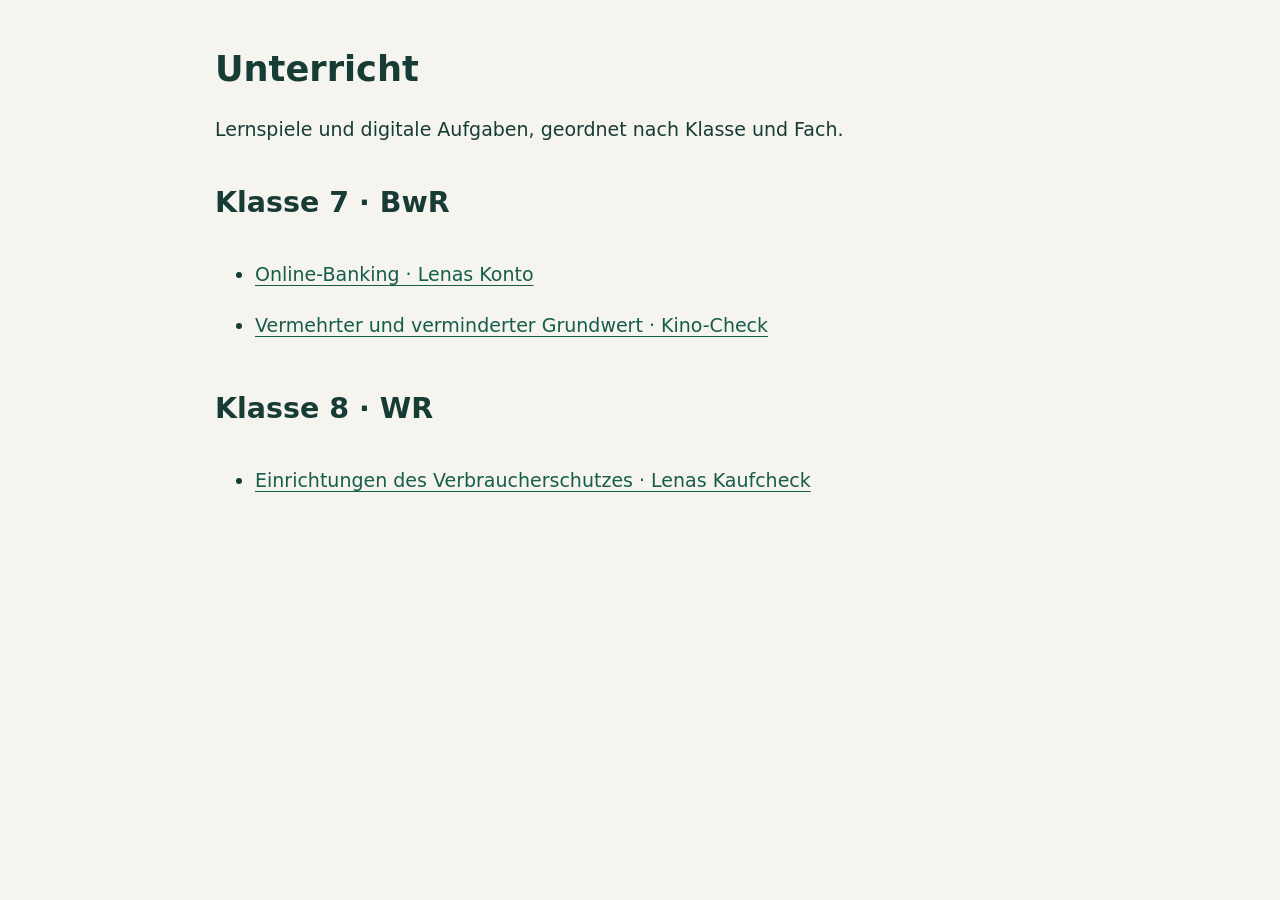
<file: index.html>
<!doctype html>
<html lang="de"><head><meta charset="utf-8"><meta name="viewport" content="width=device-width,initial-scale=1"><title>Unterricht · Lernspiele</title><style>body{font:19px/1.6 system-ui,sans-serif;color:#173c36;background:#f5f4ee;margin:0}main{max-width:850px;margin:48px auto;padding:0 24px}h1{font-size:2.2rem;line-height:1.2}h2{margin-top:36px}a{color:#165d4b;text-underline-offset:4px}li{padding:10px 0}small{color:#546a61}</style></head><body><main><h1>Unterricht</h1><p>Lernspiele und digitale Aufgaben, geordnet nach Klasse und Fach.</p><h2>Klasse 7 · BwR</h2><ul><li><a href="klasse-7/bwr/online-banking/">Online-Banking · Lenas Konto</a></li><li><a href="klasse-7/bwr/grundwert/">Vermehrter und verminderter Grundwert · Kino-Check</a></li></ul><h2>Klasse 8 · WR</h2><ul><li><a href="klasse-8/wr/verbraucherschutz/">Einrichtungen des Verbraucherschutzes · Lenas Kaufcheck</a></li></ul></main></body></html>
</file>
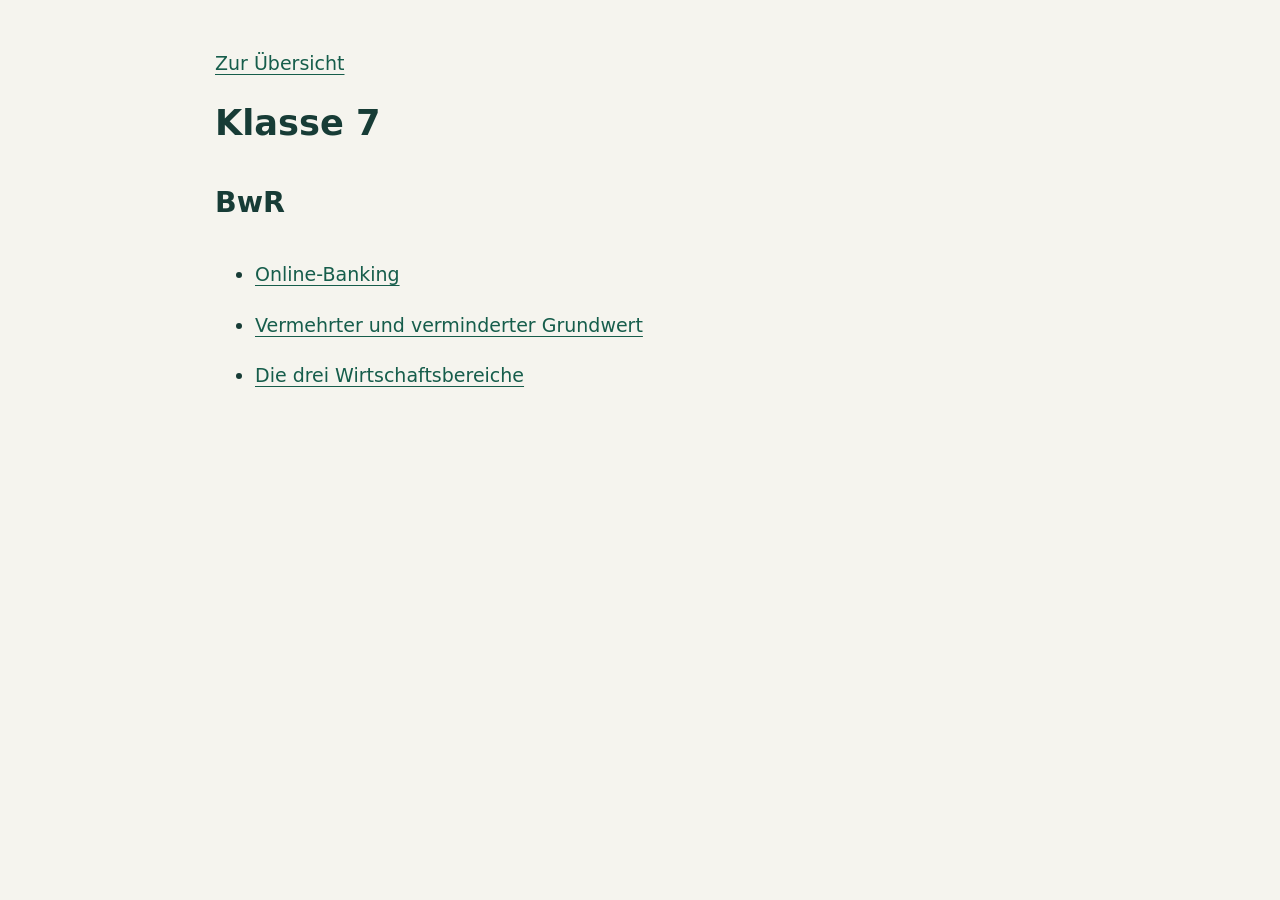
<file: klasse-7/index.html>
<!doctype html>
<html lang="de"><head><meta charset="utf-8"><meta name="viewport" content="width=device-width,initial-scale=1"><title>Klasse 7 · Unterricht</title><style>body{font:19px/1.6 system-ui,sans-serif;color:#173c36;background:#f5f4ee;margin:0}main{max-width:850px;margin:48px auto;padding:0 24px}h1{font-size:2.2rem;line-height:1.2}h2{margin-top:36px}a{color:#165d4b;text-underline-offset:4px}li{padding:10px 0}small{color:#546a61}</style></head><body><main><p><a href="../">Zur Übersicht</a></p><h1>Klasse 7</h1><h2>BwR</h2><ul><li><a href="bwr/online-banking/">Online-Banking</a></li><li><a href="bwr/grundwert/">Vermehrter und verminderter Grundwert</a></li><li><a href="bwr/wirtschaftsbereiche/">Die drei Wirtschaftsbereiche</a></li></ul></main></body></html>
</file>
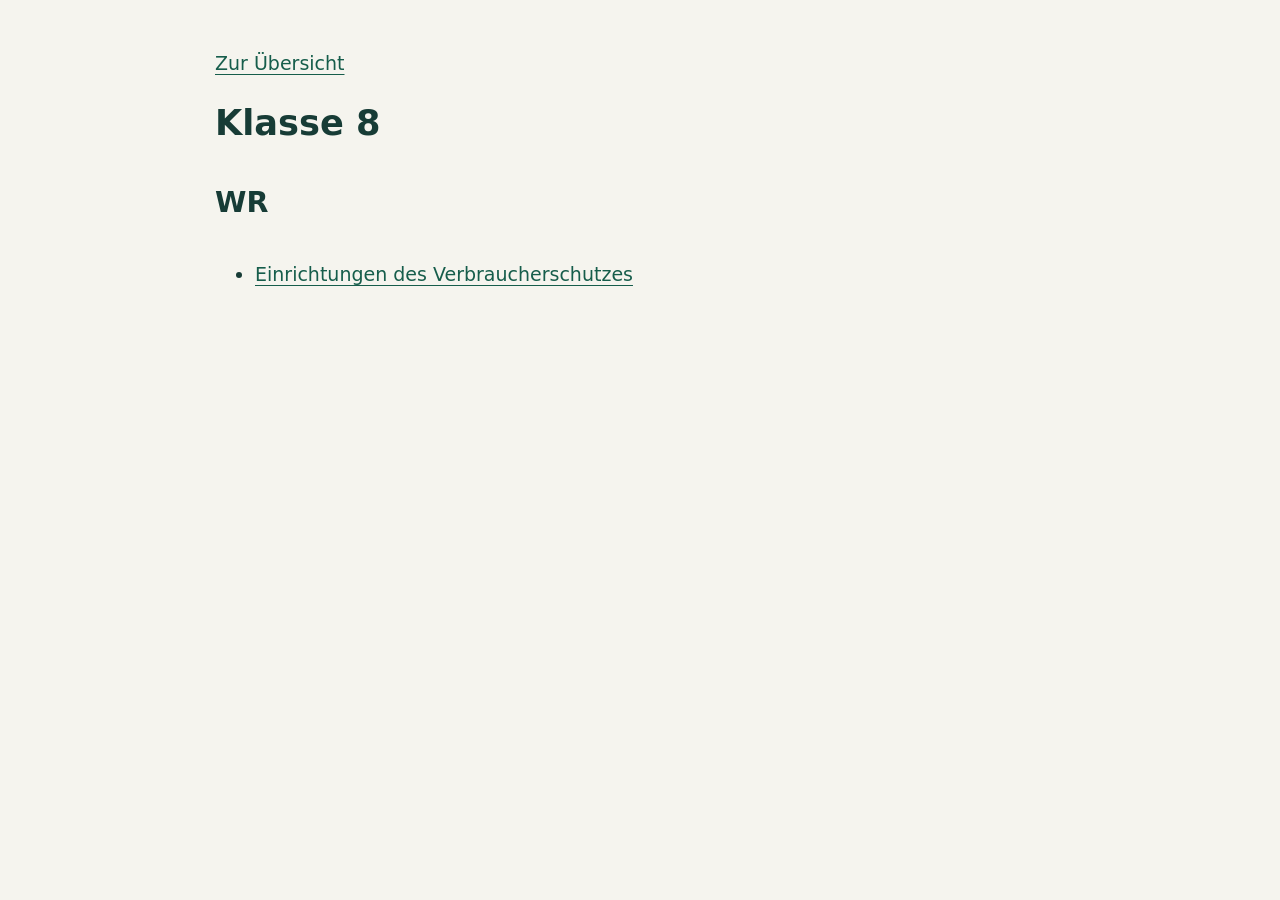
<file: klasse-8/index.html>
<!doctype html>
<html lang="de"><head><meta charset="utf-8"><meta name="viewport" content="width=device-width,initial-scale=1"><title>Klasse 8 · Unterricht</title><style>body{font:19px/1.6 system-ui,sans-serif;color:#173c36;background:#f5f4ee;margin:0}main{max-width:850px;margin:48px auto;padding:0 24px}h1{font-size:2.2rem;line-height:1.2}h2{margin-top:36px}a{color:#165d4b;text-underline-offset:4px}li{padding:10px 0}small{color:#546a61}</style></head><body><main><p><a href="../">Zur Übersicht</a></p><h1>Klasse 8</h1><h2>WR</h2><ul><li><a href="wr/verbraucherschutz/">Einrichtungen des Verbraucherschutzes</a></li></ul></main></body></html>
</file>
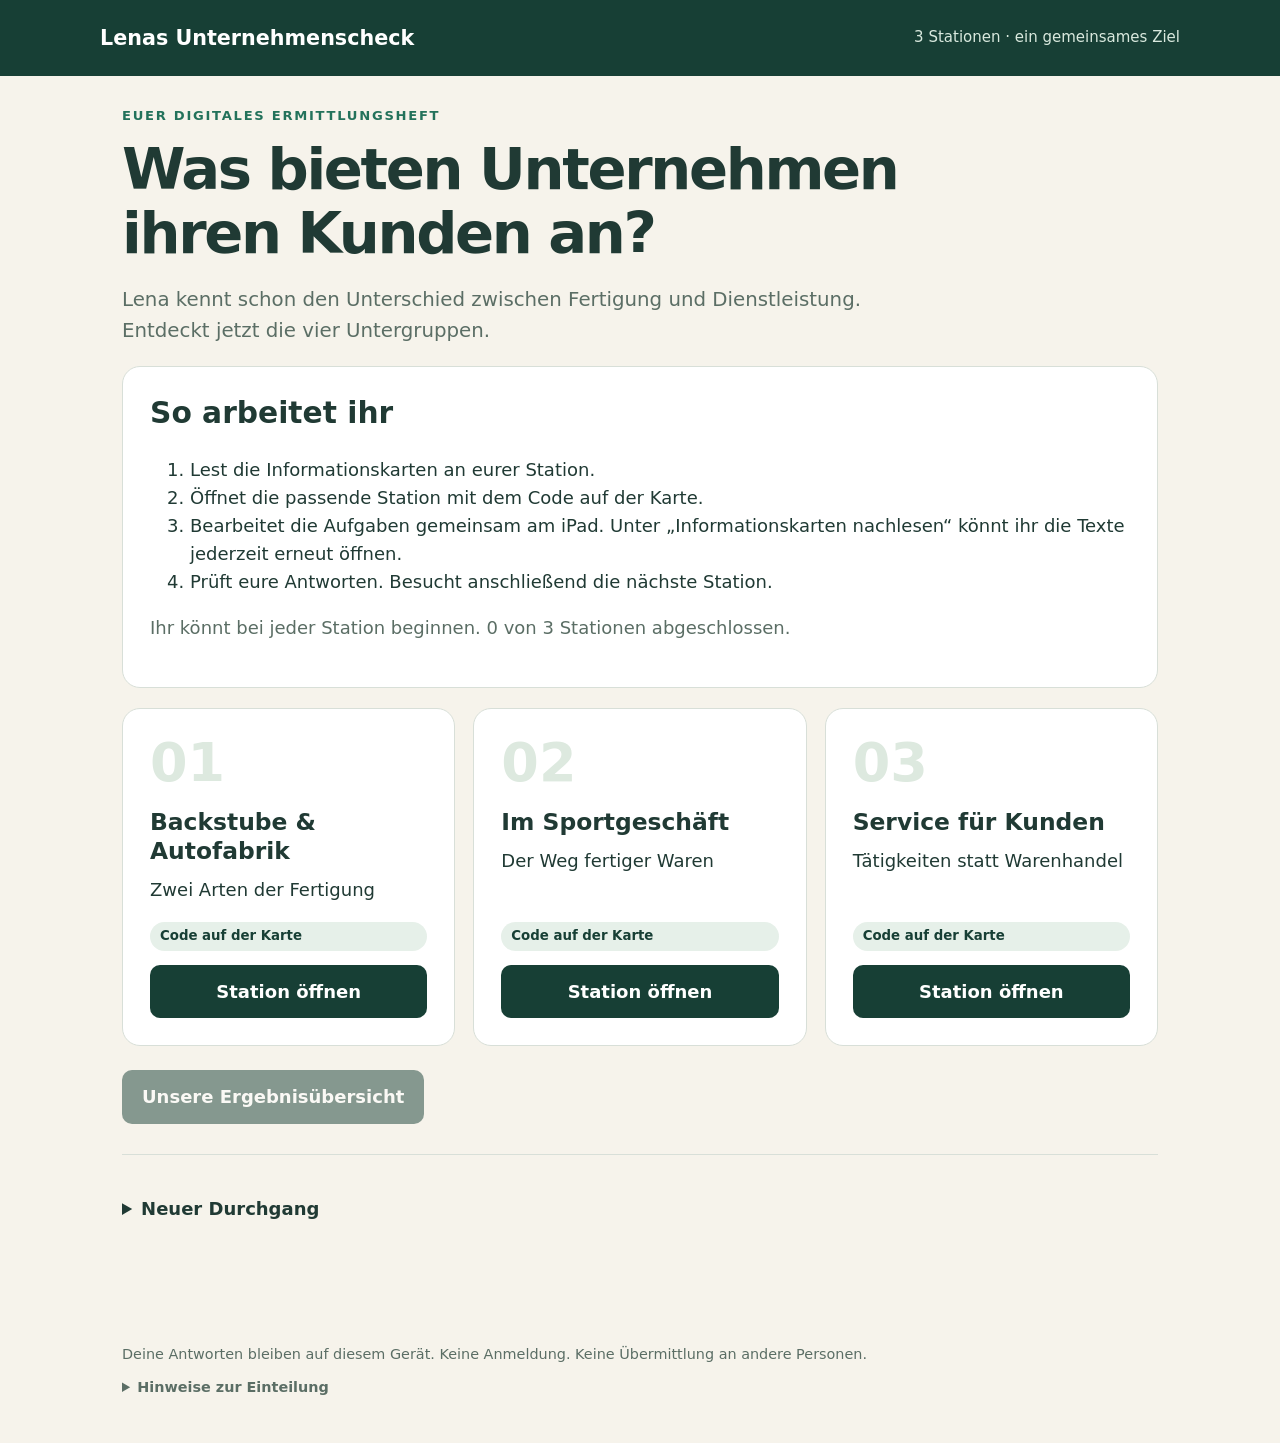
<file: klasse-7/bwr/fertigung-dienstleistung/index.html>
<!doctype html>
<html lang="de"><head><meta charset="utf-8"><meta name="viewport" content="width=device-width,initial-scale=1"><meta name="theme-color" content="#173f35"><title>Lenas Unternehmenscheck</title>
<style>
:root{--green:#173f35;--accent:#23725b;--cream:#f6f3eb;--ink:#203a34;--muted:#5b6e65;--line:#d8dfd8;--amber:#a54d25;--white:#fff;font-family:system-ui,-apple-system,BlinkMacSystemFont,"Segoe UI",sans-serif;color:var(--ink);background:var(--cream);font-size:18px;line-height:1.55}*{box-sizing:border-box}body{margin:0}header{background:var(--green);color:white;padding:22px max(22px,calc((100vw - 1080px)/2));display:flex;justify-content:space-between;align-items:center;gap:20px}header strong{font-size:1.15rem}header small{color:#d9e9de}main{max-width:1080px;margin:30px auto;padding:0 22px 60px}h1,h2,h3,p{margin-top:0}h1{font-size:clamp(2rem,5vw,3.2rem);line-height:1.1;letter-spacing:-.04em;margin-bottom:20px;max-width:850px}h2{font-size:1.65rem;line-height:1.25}h3{font-size:1.05rem}.eyebrow{text-transform:uppercase;letter-spacing:.13em;font-size:.73rem;font-weight:750;color:var(--accent);margin-bottom:12px}.lead{font-size:1.1rem;color:var(--muted);max-width:770px}.muted{color:var(--muted)}.card{background:white;border:1px solid var(--line);border-radius:18px;padding:27px;margin:20px 0}.grid{display:grid;grid-template-columns:repeat(3,1fr);gap:18px}.station{display:flex;flex-direction:column;margin:0;position:relative;overflow:hidden}.station .number{font-size:3rem;color:#dde9df;font-weight:850;line-height:1}.station h2{font-size:1.3rem;margin:18px 0 10px}.station p{flex:1}.pill{display:inline-block;font-size:.74rem;font-weight:700;padding:4px 10px;border-radius:100px;background:#e6f0e9;color:var(--green);margin-bottom:14px}.buttons{display:flex;gap:12px;flex-wrap:wrap;align-items:center;margin-top:24px}button,a.btn{border:0;background:var(--green);color:white;border-radius:10px;padding:13px 20px;font:inherit;font-weight:700;min-height:50px;cursor:pointer;text-decoration:none;display:inline-flex;align-items:center;justify-content:center}button.secondary{background:#e8eee8;color:var(--green)}button.ghost{background:transparent;color:var(--green);border:1px solid var(--line)}button:disabled{opacity:.5;cursor:default}button:focus-visible,input:focus-visible,select:focus-visible,textarea:focus-visible,a:focus-visible{outline:3px solid #b56c2f;outline-offset:4px}input,select,textarea{font:inherit;border:1.5px solid #aebdb2;border-radius:8px;background:white;padding:12px;max-width:100%;color:var(--ink);min-height:50px}input{width:100%;text-transform:uppercase;letter-spacing:.08em}textarea{width:100%;min-height:130px;resize:vertical}select{width:100%;margin-top:8px}.row{padding:17px 0;border-bottom:1px solid var(--line)}.row:last-child{border:0}.row label{font-weight:600;display:block}.row small{display:block;color:var(--muted)}.row select.correct{border-color:#247848;background:#eff9ef}.row select.wrong{border-color:#b24934;background:#fff4ef}.task-head{display:flex;justify-content:space-between;gap:15px;align-items:center}.steps{display:flex;gap:6px;margin-bottom:28px}.steps span{height:7px;flex:1;background:#dce4dd;border-radius:7px}.steps .done{background:var(--accent)}.steps .current{background:#bc7b44}.feedback{border-left:4px solid var(--amber);padding:15px 18px;background:#fff4e8;margin-top:22px}.feedback.ok{border-color:var(--accent);background:#edf6ef}.hint{background:#f5f2e9;border-radius:10px;padding:17px;margin-top:18px}.example{background:#edf4ee;border-radius:12px;padding:20px;margin-top:20px}.status{min-height:26px;margin:8px 0;color:var(--amber)}.checkline{display:flex;align-items:flex-start;gap:12px;padding:14px 0}.checkline input{width:23px;min-height:23px;margin:3px 0;flex:0 0 23px}.summary-grid{display:grid;grid-template-columns:1fr 1fr;gap:18px}.summary-grid .card{margin:0}.summary-grid ul{padding-left:20px}.stop{background:var(--green);color:white;padding:28px;border-radius:16px;margin-top:25px}.stop h2{color:white}.stamp{font-size:3rem;font-weight:800;color:var(--accent)}footer{max-width:1080px;margin:auto;padding:20px 22px 35px;color:var(--muted);font-size:.8rem}details summary{cursor:pointer;font-weight:700;padding:10px 0}details p{font-size:.9rem}.skip{position:absolute;left:-9999px}.skip:focus{left:15px;top:12px;background:white;padding:12px;z-index:10}.divider{border:0;border-top:1px solid var(--line);margin:30px 0}.reason-label{display:block;font-weight:700;margin:24px 0 10px}.small{font-size:.85rem}.reading{border-left:5px solid var(--accent);background:#fdfcf8}.reading summary{font-size:1.05rem}.reading h4{font-size:.95rem;margin:20px 0 5px}.reading article+article{border-top:1px solid var(--line);padding-top:25px;margin-top:25px}.reading p{max-width:80ch}.table-scroll{overflow:auto}.no-print{display:block}@media(max-width:760px){.grid,.summary-grid{grid-template-columns:1fr}.card{padding:21px}header{padding:17px 22px}header small{display:none}main{margin-top:25px}.task-head{align-items:flex-start;flex-direction:column}h1{font-size:2.2rem}.buttons button{flex:1}.station .number{font-size:2.5rem}}@media print{header,footer,.no-print{display:none}body{background:white}main{margin:0;padding:0}.card{break-inside:avoid;border-radius:0}.summary-grid{display:block}.stop{background:#fff;color:#000;border:1px solid #000}.stop h2{color:#000}button{display:none}}
</style></head><body><a class="skip" href="#main">Zum Inhalt</a><header><strong>Lenas Unternehmenscheck</strong><small>3 Stationen · ein gemeinsames Ziel</small></header><main id="main" tabindex="-1"></main><footer>Deine Antworten bleiben auf diesem Gerät. Keine Anmeldung. Keine Übermittlung an andere Personen. <details><summary>Hinweise zur Einteilung</summary><p>Die Merkmale von Handwerk und Industrie beschreiben typische Tendenzen. Einzelne Merkmale allein entscheiden nicht über die Einordnung. Die Fälle auf den Stationskarten sind für den Unterricht erfunden.</p><p>Wir verwenden die Einteilung aus dem Unterricht: Handelsunternehmen und sonstige Dienstleistungsunternehmen gehören zu den Dienstleistungsunternehmen.</p></details></footer>
<script>
'use strict';
const KEY='unternehmenscheck-2026-v1';
const H='Handwerksunternehmen',I='Industrieunternehmen',D='Dienstleistungsunternehmen',F='Fertigungsunternehmen',T='Handelsunternehmen',S='Sonstige Dienstleistungsunternehmen';
const stations=[
{id:'werk',code:'WERK',name:'Backstube & Autofabrik',tag:'Zwei Arten der Fertigung',card:'Station 1 · Karten A und B',tasks:[
{type:'selects',title:'Die Unternehmensarten festhalten',prompt:'Ordnet die beiden Betriebe mithilfe der Karten den Unternehmensarten zu.',options:[H,I],rows:[['Backstube am Markt',H],['Autofabrik NordAuto',I]],hint:'Vergleicht die handwerkliche Arbeit mit der automatisierten Herstellung. Beide Betriebe stellen eigene Sachgüter her.'},
{type:'selects',title:'Merkmale herausarbeiten',prompt:'Ordnet die typischen Merkmale den beiden Unternehmensarten zu.',options:[H,I],rows:[['Leitung häufig durch einen Meister',H],['Überwiegend handwerkliche Arbeit, auch mit Maschinen',H],['Größtenteils ausgebildete Fachkräfte',H],['Eher wenige Mitarbeiter',H],['Kleine und mittlere Betriebsgröße',H],['Leitung meist durch mehrere Personen',I],['Selbstständig arbeitende Maschinen und Roboter',I],['Neben Fachkräften häufig un- und angelernte Arbeitskräfte',I],['Viele Mitarbeiter',I],['Schichtbetrieb',I],['Standorte in verschiedenen Teilen der Welt',I]],hint:'Lest die Aussagen zur Leitung, Herstellung und Belegschaft auf beiden Karten noch einmal. Die Merkmale sind typisch, aber keine ausnahmslosen Regeln.'},
{type:'reason',title:'Den Unterschied begründen',prompt:'Begründet, warum die Backstube trotz ihrer Maschinen dem Handwerk zugeordnet wird.',placeholder:'Die Backstube gehört zum Handwerk, weil …',model:'In der Backstube steht die handwerkliche Arbeit ausgebildeter Fachkräfte im Mittelpunkt. Maschinen unterstützen diese Arbeit. Der Einsatz einer Maschine allein macht den Betrieb nicht zum Industrieunternehmen.',criterion:'Ich nenne die handwerkliche Arbeit als entscheidenden Grund.',hint:'Eine Knetmaschine unterstützt die Fachkräfte. Sie ersetzt nicht den überwiegend handwerklichen Herstellungsablauf.'}
],extra:{prompt:'Erklärt, warum die Zahl der Mitarbeiter allein für eine sichere Einordnung nicht ausreicht.',answer:'Betriebe können wachsen oder klein bleiben. Für die Einordnung müssen mehrere Merkmale zusammen betrachtet werden, besonders die Art der Herstellung und die Organisation.'}},
{id:'handel',code:'SPORT',name:'Im Sportgeschäft',tag:'Der Weg fertiger Waren',card:'Station 2',tasks:[
{type:'selects',title:'Den Warenweg darstellen',prompt:'Ordnet den drei Schritten ihre Position im Warenweg zu.',options:['1 – zuerst','2 – danach','3 – zuletzt'],rows:[['Das Sportgeschäft verkauft fertige Putter weiter.','3 – zuletzt'],['Ein Hersteller stellt Putter her.','1 – zuerst'],['Das Sportgeschäft kauft fertige Putter ein.','2 – danach']],hint:'Unterscheidet die Herstellung beim Hersteller von den beiden Tätigkeiten des Sportgeschäfts.'},
{type:'multi',title:'Die Kunden finden',prompt:'Wählt die beiden Kundengruppen aus, an die das Sportgeschäft laut Karte verkauft.',options:['Private Haushalte','Andere Unternehmen','Ausschließlich die eigenen Beschäftigten'],answers:['Private Haushalte','Andere Unternehmen'],hint:'Die Karte nennt eine private Kundin und einen Golfshop.'},
{type:'selects',title:'Das Sportgeschäft einordnen',prompt:'Ordnet das Sportgeschäft in die Einteilung der Unternehmen ein.',rows:[['Untergruppe',T,[H,I,T,S]],['Übergeordnete Gruppe',D,[F,D]]],hint:'Das Geschäft kauft fertige Waren und verkauft sie weiter. Nach unserer Einteilung ist Handel eine Dienstleistung.'},
{type:'reason',title:'Puttwerk und Handel unterscheiden',prompt:'Begründet, warum Puttwerk durch den Verkauf eigener Putter nicht zum Handelsunternehmen wird.',placeholder:'Puttwerk gehört zu den Fertigungsunternehmen, weil …',model:'Puttwerk stellt eigene Putter her und verkauft diese anschließend. Das Sportgeschäft kauft dagegen fertige Putter ein und verkauft sie weiter, ohne sie selbst herzustellen.',criterion:'Ich unterscheide eigene Herstellung und Weiterverkauf eingekaufter fertiger Waren.',hint:'Entscheidend ist, ob das Unternehmen die verkauften Putter selbst herstellt oder fertig einkauft.'}
],extra:{prompt:'Erklärt, welche Leistung ein Geschäft seinen Kunden bietet, obwohl es die Waren nicht selbst herstellt.',answer:'Es beschafft und bündelt ein Sortiment und macht die Waren für Kunden verfügbar. Beratung und die Auswahl vor Ort können ergänzende Leistungen sein.'}},
{id:'service',code:'SERVICE',name:'Service für Kunden',tag:'Tätigkeiten statt Warenhandel',card:'Station 3',tasks:[
{type:'selects',title:'Die Fahrradwerkstatt einordnen',prompt:'Ordnet die auf der Karte beschriebene Fahrradreparatur in die Einteilung ein.',rows:[['Untergruppe',S,[H,I,T,S]],['Übergeordnete Gruppe',D,[F,D]]],hint:'Betrachtet nur die beschriebene Reparatur: Das vorhandene Fahrrad wird wieder funktionsfähig. Es wird kein neues Fahrrad verkauft.'},
{type:'selects',title:'Servicearten zuordnen',prompt:'Ordnet jedem Fall die passende Serviceart zu.',options:['Beratung','Versicherung','Reparatur','Betreuung','Pflege','Wartung'],rows:[['Ein defektes Fahrrad wird wieder fahrbereit gemacht.','Reparatur'],['Eine Fachperson empfiehlt einen passenden Internetvertrag.','Beratung'],['Ein Versicherer bietet vereinbarten Schutz gegen finanzielle Schäden.','Versicherung'],['Ein Hort begleitet Kinder am Nachmittag.','Betreuung'],['Ein Pflegedienst unterstützt beim Waschen und Anziehen.','Pflege'],['Eine Heizungsanlage wird regelmäßig geprüft und gereinigt.','Wartung']],hint:'Reparatur beseitigt einen Defekt. Wartung soll die Funktion einer Anlage erhalten. Beratung hilft bei einer Entscheidung.'},
{type:'reason',title:'Das gemeinsame Merkmal formulieren',prompt:'Formuliert in einem Satz, was die beschriebenen sonstigen Dienstleistungsunternehmen ihren Kunden anbieten.',placeholder:'Diese Unternehmen bieten …',model:'Die Unternehmen bieten einen Service für Kunden an, zum Beispiel Beratung, Versicherung, Reparatur, Betreuung, Pflege oder Wartung. Im Mittelpunkt der beschriebenen Tätigkeiten steht kein Weiterverkauf von Waren.',criterion:'Ich nenne einen Service für Kunden und grenze ihn vom Warenhandel ab.',hint:'Überlegt, wofür die Kunden in den sechs Fällen bezahlen.'}
],extra:{prompt:'Erklärt, warum beim Reparieren verwendete Ersatzteile nicht automatisch die Einordnung der beschriebenen Tätigkeit verändern.',answer:'Bei einer Reparatur steht das Wiederherstellen der Funktionsfähigkeit im Mittelpunkt. Material kann dafür nötig sein. Bei gemischten Betrieben muss die jeweils betrachtete Tätigkeit oder der Schwerpunkt genannt werden.'}}
];
// Interleave the feature cards so both reports are needed throughout.
const featureRows=stations[0].tasks[1].rows;
stations[0].tasks[1].rows=[5,2,9,0,6,4,7,1,10,3,8].map(i=>featureRows[i]);
const readings={"werk": [{"title": "Die Backstube am Markt", "kind": "Handwerksunternehmen", "sections": [["Ein Betrieb vor Ort", "Bäckermeisterin Mara Keller leitet die Backstube. Mit sechs Beschäftigten führt sie einen kleinen Betrieb. Unternehmen dieser Art sind häufig klein oder mittelgroß."], ["So entsteht das Brot", "Das Team wiegt Zutaten ab, bereitet Teige zu und formt die Brote von Hand. Knetmaschinen und Öfen unterstützen die Arbeit. Die Herstellung ist trotzdem überwiegend handwerklich geprägt."], ["Menschen mit Ausbildung", "Die Beschäftigten sind größtenteils ausgebildete Fachkräfte. Sie haben das Bäckerhandwerk gelernt und beherrschen die verschiedenen Arbeitsschritte."]], "note": "Lest anschließend Karte B. Vergleicht beide Betriebe im digitalen Ermittlungsheft."}, {"title": "Ein Blick in die Autofabrik", "kind": "Industrieunternehmen", "sections": [["Leitung und Standorte", "Die fiktive NordAuto wird von mehreren Personen gemeinsam geleitet. Das Unternehmen beschäftigt viele Menschen und betreibt Werke in Europa, Amerika und Asien."], ["Maschinen im Einsatz", "In großen Hallen arbeiten Maschinen und Roboter viele Schritte selbstständig ab. Die Herstellung läuft im Schichtbetrieb: Verschiedene Teams wechseln sich zu festgelegten Zeiten ab."], ["Unterschiedliche Aufgaben", "Neben ausgebildeten Fachkräften beschäftigt NordAuto auch un- und angelernte Arbeitskräfte. Diese übernehmen bestimmte Aufgaben ohne einschlägige Berufsausbildung, nach einer Einweisung oder einer Anlernphase."]], "note": "Die Merkmale sind typisch. Kein einzelnes Merkmal entscheidet allein über die Unternehmensart."}], "handel": [{"title": "Im Sportgeschäft", "kind": "Handelsunternehmen", "sections": [["Zuerst einkaufen", "Sportblick kauft fertige Putter bei verschiedenen Herstellern ein. Die Schläger kommen vollständig hergestellt im Geschäft an. Sportblick fertigt selbst keine Putter."], ["Dann weiterverkaufen", "Das Geschäft bietet die eingekauften Putter seinen Kunden an und verkauft sie weiter. Eine private Golfspielerin kauft einen Schläger für sich. Ein anderer Golfshop bestellt mehrere Putter für sein Sortiment."], ["Der Vergleich mit Puttwerk", "Puttwerk bearbeitet Edelstahlrohlinge zu Putterköpfen und montiert Schäfte und Griffe. Es stellt seine eigenen Putter her. Sportblick kauft die Schläger dagegen fertig ein."]], "note": "Ein Putter ist ein Golfschläger, mit dem der Ball auf dem Grün ins Loch gerollt wird."}], "service": [{"title": "Service für Kunden", "kind": "Sonstige Dienstleistungsunternehmen", "sections": [["Ein Fahrrad wird wieder fahrbereit", "Ein Kunde bringt sein defektes Fahrrad in eine Werkstatt. Die Mechanikerin beseitigt den Defekt. Der Kunde bezahlt für die Reparatur seines vorhandenen Fahrrads, nicht für ein neues Fahrrad."], ["Drei weitere Servicefälle", "<b>Beratung:</b> Eine Fachperson empfiehlt einen passenden Internetvertrag. <b>Versicherung:</b> Ein Versicherer bietet vereinbarten Schutz gegen finanzielle Schäden. <b>Betreuung:</b> Ein Hort begleitet Kinder am Nachmittag."], ["Funktion und Alltag erhalten", "<b>Pflege:</b> Ein Pflegedienst unterstützt beim Waschen und Anziehen. <b>Wartung:</b> Eine Heizungsanlage wird regelmäßig geprüft und gereinigt, damit sie zuverlässig funktioniert."]], "note": "Betrachtet die beschriebenen Tätigkeiten. In diesen Fällen steht kein Weiterverkauf von Waren im Mittelpunkt."}]};
function readingPanel(s,q){return `<details class="card reading" id="reading" ${q.readOpen?'open':''}><summary>Informationskarten nachlesen</summary><p class="muted small">Hier stehen dieselben Informationen wie auf den gedruckten Karten. Lest während der Aufgaben jederzeit nach.</p>${readings[s.id].map(r=>`<article><span class="pill">${esc(r.kind)}</span><h3>${esc(r.title)}</h3>${r.sections.map(([h,b])=>`<h4>${esc(h)}</h4><p>${esc(b).replace(/&lt;(\/?)b&gt;/g,'<$1strong>')}</p>`).join('')}<p class="small muted">${esc(r.note)}</p></article>`).join('')}</details>`;}
function fresh(){return {version:1,active:null,stations:Object.fromEntries(stations.map(s=>[s.id,{unlocked:false,step:0,answers:{},checked:{},compared:{},self:{},complete:false,extra:false,readOpen:false}]))};}
let state=fresh(),storageOK=true;
try{let saved=new URLSearchParams(window.location.search).get('start')==='1'?null:JSON.parse(localStorage.getItem(KEY)||'null');if(saved&&saved.version===1&&saved.stations){for(let s of stations){let old=saved.stations[s.id];if(old&&typeof old==='object')state.stations[s.id]={...state.stations[s.id],...old,step:Math.max(0,Math.min(s.tasks.length-1,Number(old.step)||0))};}state.active=null; /* New visits begin on the overview; preserve progress. */}}catch(e){storageOK=false;}
function persist(){try{localStorage.setItem(KEY,JSON.stringify(state));}catch(e){storageOK=false;}}
if(new URLSearchParams(window.location.search).get('start')==='1')persist();
const esc=s=>String(s??'').replace(/[&<>"']/g,c=>({'&':'&amp;','<':'&lt;','>':'&gt;','"':'&quot;',"'":'&#39;'}[c]));
const main=document.getElementById('main');
let feedback='',feedbackOK=false,hintOpen=false;
function completeCount(){return stations.filter(s=>state.stations[s.id].complete).length;}
function resetFeedback(){feedback='';feedbackOK=false;hintOpen=false;}
function focusMain(){main.focus({preventScroll:true});window.scrollTo({top:0,behavior:'instant'});}
function inputChanged(i,value){const q=state.stations[state.active];const a=q.answers[q.step]||{};a[i]=value;q.answers[q.step]=a;q.checked[q.step]=false;q.self[q.step]=false;if(stations.find(s=>s.id===state.active).tasks[q.step].type==='reason')q.compared[q.step]=false;persist();}
function render(){
 if(!state.active){home();return;}
 const s=stations.find(s=>s.id===state.active),q=state.stations[s.id];
 if(q.complete){finished(s,q);return;}
 if(!q.unlocked){unlockScreen(s);return;}
 const t=s.tasks[q.step],a=q.answers[q.step]||{};
 let html=`<div class="task-head"><p class="eyebrow">${esc(s.card)}</p><button class="ghost" data-action="home">Stationsübersicht</button></div><h1>${esc(s.name)}</h1>${readingPanel(s,q)}<div class="steps" aria-label="Aufgabe ${q.step+1} von ${s.tasks.length}">${s.tasks.map((_,i)=>`<span class="${i<q.step?'done':i===q.step?'current':''}"></span>`).join('')}</div><section class="card"><p class="eyebrow">Aufgabe ${q.step+1} von ${s.tasks.length}</p><h2>${esc(t.title)}</h2><p class="lead">${esc(t.prompt)}</p>`;
 if(t.type==='selects')html+=t.rows.map((r,i)=>`<div class="row"><label for="answer-${i}">${esc(r[0])}</label><select id="answer-${i}" data-answer="${i}" aria-label="${esc(r[0])}"><option value="">Bitte auswählen</option>${(r[2]||t.options).map(o=>`<option ${a[i]===o?'selected':''} value="${esc(o)}">${esc(o)}</option>`).join('')}</select></div>`).join('');
 if(t.type==='multi')html+=t.options.map((o,i)=>`<label class="checkline"><input type="checkbox" data-check="${i}" value="${esc(o)}" ${a[i]?'checked':''}> <span>${esc(o)}</span></label>`).join('');
 if(t.type==='reason'){
  html+=`<label for="reason" class="reason-label">Eure Begründung</label><textarea id="reason" placeholder="${esc(t.placeholder)}">${esc(a.text||'')}</textarea><p class="small muted">Ein kurzer Satz reicht. Formuliert zuerst selbst.</p>`;
  if(q.compared[q.step])html+=`<div class="example"><strong>Vergleichsantwort</strong><p>${esc(t.model)}</p><p class="small">Vergleicht eure Antwort mit diesem Vorschlag. Unterschiedliche Formulierungen sind möglich.</p><label class="checkline"><input id="self" type="checkbox" ${q.self[q.step]?'checked':''}><span>${esc(t.criterion)}</span></label><p class="small muted">Das ist eine Selbstprüfung, keine automatische Bewertung eures Textes.</p></div>`;
 }
 html+=`<div class="buttons"><button data-action="check">${t.type==='reason'?'Mit Vergleichsantwort prüfen':'Antworten prüfen'}</button><button class="secondary" data-action="hint" aria-expanded="${hintOpen}">Hilfe</button>${q.step>0?'<button class="ghost" data-action="back">Zurück</button>':''}</div>`;
 if(hintOpen)html+=`<div class="hint"><strong>Ein Hinweis</strong><p>${esc(t.hint)}</p></div>`;
 html+=`<div id="feedback" role="status" aria-live="polite">${feedback?`<div class="feedback ${feedbackOK?'ok':''}">${esc(feedback)}</div>`:''}</div><div class="buttons"><button id="next" data-action="next" ${q.checked[q.step]?'':'disabled'}>${q.step===s.tasks.length-1?'Station abschließen':'Nächste Aufgabe'}</button></div></section>`;
 main.innerHTML=html;bind();
 const reading=document.getElementById('reading');if(reading)reading.addEventListener('toggle',()=>{q.readOpen=reading.open;persist();});
 main.querySelectorAll('[data-answer]').forEach(el=>el.addEventListener('change',()=>{inputChanged(el.dataset.answer,el.value);main.querySelector('#next').disabled=true;el.classList.remove('correct','wrong');main.querySelector('#feedback').innerHTML='';}));
 main.querySelectorAll('[data-check]').forEach(el=>el.addEventListener('change',()=>{inputChanged(el.dataset.check,el.checked);main.querySelector('#next').disabled=true;main.querySelector('#feedback').innerHTML='';}));
 const reason=document.getElementById('reason');if(reason)reason.addEventListener('input',()=>{inputChanged('text',reason.value);main.querySelector('#next').disabled=true;main.querySelector('#feedback').innerHTML='';const ex=main.querySelector('.example');if(ex)ex.remove();});
 const self=document.getElementById('self');if(self)self.addEventListener('change',()=>{q.self[q.step]=self.checked;q.checked[q.step]=self.checked;persist();main.querySelector('#next').disabled=!self.checked;});
 if(t.type==='selects'&&feedback){main.querySelectorAll('[data-answer]').forEach(el=>{if(el.value)el.classList.add(el.value===t.rows[Number(el.dataset.answer)][1]?'correct':'wrong');});}
}
function bind(){main.querySelectorAll('[data-action]').forEach(b=>b.addEventListener('click',()=>action(b.dataset.action,b.dataset.id)));}
function home(){
 const count=completeCount();
 main.innerHTML=`<p class="eyebrow">Euer digitales Ermittlungsheft</p><h1>Was bieten Unternehmen ihren Kunden an?</h1><p class="lead">Lena kennt schon den Unterschied zwischen Fertigung und Dienstleistung. Entdeckt jetzt die vier Untergruppen.</p><section class="card"><h2>So arbeitet ihr</h2><ol><li>Lest die Informationskarten an eurer Station.</li><li>Öffnet die passende Station mit dem Code auf der Karte.</li><li>Bearbeitet die Aufgaben gemeinsam am iPad. Unter „Informationskarten nachlesen“ könnt ihr die Texte jederzeit erneut öffnen.</li><li>Prüft eure Antworten. Besucht anschließend die nächste Station.</li></ol><p class="muted">Ihr könnt bei jeder Station beginnen. ${count} von 3 Stationen abgeschlossen.</p>${!storageOK?'<p class="status">Euer Browser speichert hier nicht dauerhaft. Lasst diese Seite bis zum Ende geöffnet.</p>':''}</section><div class="grid">${stations.map((s,i)=>`<article class="card station"><div class="number">0${i+1}</div><h2>${esc(s.name)}</h2><p>${esc(s.tag)}</p><span class="pill">${state.stations[s.id].complete?'Abgeschlossen':state.stations[s.id].unlocked?'In Arbeit':'Code auf der Karte'}</span><button data-action="open" data-id="${s.id}">${state.stations[s.id].complete?'Ergebnis ansehen':'Station öffnen'}</button></article>`).join('')}</div><div class="buttons"><button data-action="summary" ${count===3?'':'disabled'}>Unsere Ergebnisübersicht</button></div><hr class="divider"><details><summary>Neuer Durchgang</summary><p>Damit werden nur die Antworten auf diesem Gerät gelöscht.</p><button class="ghost" data-action="reset">Antworten zurücksetzen</button></details>`;bind();}
function unlockScreen(s){main.innerHTML=`<p class="eyebrow">${esc(s.card)}</p><h1>${esc(s.name)}</h1><section class="card"><h2>Erst die Karte, dann das iPad</h2><p>Lest die Informationskarte. Gebt anschließend den Stationscode ein.</p><label for="code">Stationscode</label><input id="code" autocapitalize="characters" autocomplete="off" spellcheck="false"><p id="code-status" class="status" role="status"></p><div class="buttons"><button data-action="unlock">Station starten</button><button class="secondary" data-action="home">Zur Übersicht</button></div></section>`;bind();document.getElementById('code').addEventListener('keydown',e=>{if(e.key==='Enter')action('unlock');});}
function check(){
 const s=stations.find(s=>s.id===state.active),q=state.stations[s.id],t=s.tasks[q.step],a=q.answers[q.step]||{};resetFeedback();
 if(t.type==='selects'){
  if(t.rows.some((r,i)=>!a[i]))feedback='Wählt in jeder Zeile eine Antwort aus.';
  else {let good=t.rows.filter((r,i)=>a[i]===r[1]).length;feedbackOK=good===t.rows.length;feedback=feedbackOK?'Alle Zuordnungen passen. Vergleicht die Merkmale noch einmal mit der Karte.':`${good} von ${t.rows.length} Zuordnungen passen. Prüft die markierten Zeilen mit der Stationskarte.`;q.checked[q.step]=feedbackOK;}
 }else if(t.type==='multi'){
  const selected=t.options.filter((o,i)=>a[i]);feedbackOK=selected.length===t.answers.length&&t.answers.every(o=>selected.includes(o));feedback=feedbackOK?'Richtig. Handelsunternehmen verkaufen an private Haushalte und an andere Unternehmen.':'Prüft die beiden auf der Karte genannten Kundengruppen.';q.checked[q.step]=feedbackOK;
 }else{
  if((a.text||'').trim().length<12)feedback='Formuliert zuerst eine eigene kurze Antwort.';
  else {q.compared[q.step]=true;feedback='Vergleicht eure Antwort. Ergänzt sie bei Bedarf und bestätigt anschließend das Prüfkriterium.';}
 }
 persist();render();
}
function action(a,id){
 if(a==='home'){state.active=null;resetFeedback();persist();render();focusMain();}
 if(a==='open'){state.active=id;resetFeedback();persist();render();focusMain();}
 if(a==='unlock'){let s=stations.find(s=>s.id===state.active);if(document.getElementById('code').value.trim().toUpperCase()===s.code){state.stations[s.id].unlocked=true;persist();render();focusMain();}else document.getElementById('code-status').textContent='Der Code passt noch nicht. Vergleicht ihn mit dem Code auf eurer Karte.';}
 if(a==='hint'){hintOpen=!hintOpen;render();}
 if(a==='check')check();
 if(a==='next'){
  const s=stations.find(s=>s.id===state.active),q=state.stations[s.id];if(!q.checked[q.step])return;
  if(q.step<s.tasks.length-1)q.step++;else q.complete=true;
  resetFeedback();persist();render();focusMain();
 }
 if(a==='back'){const q=state.stations[state.active];q.step=Math.max(0,q.step-1);resetFeedback();persist();render();focusMain();}
 if(a==='summary'&&completeCount()===3){summary();focusMain();}
 if(a==='extra'){state.stations[state.active].extra=true;persist();render();}
 if(a==='redo'){const q=state.stations[state.active];q.complete=false;q.step=0;resetFeedback();persist();render();focusMain();}
 if(a==='reset'&&window.confirm('Alle Antworten dieses Durchgangs auf diesem Gerät zurücksetzen?')){state=fresh();persist();resetFeedback();render();focusMain();}
}
const resultText={werk:`<p><strong>Handwerksunternehmen:</strong> Leitung häufig durch einen Meister; überwiegend handwerkliche Herstellung mit unterstützenden Maschinen; größtenteils Fachkräfte; eher wenige Beschäftigte; kleine und mittlere Betriebsgröße.</p><p><strong>Industrieunternehmen:</strong> Leitung meist durch mehrere Personen; selbstständig arbeitende Maschinen; neben Fachkräften häufig un- und angelernte Arbeitskräfte; viele Beschäftigte; Schichtbetrieb; weltweite Standorte.</p><p class="small muted">Das sind typische Merkmale. Sie gelten nicht ausnahmslos für jeden Betrieb.</p>`,handel:`<p><strong>Handelsunternehmen</strong> kaufen fertige Waren ein und verkaufen sie an andere Unternehmen oder private Haushalte weiter. Sie gehören in unserer Einteilung zu den Dienstleistungsunternehmen.</p>`,service:`<p><strong>Sonstige Dienstleistungsunternehmen</strong> bieten einen Service an: Beratung, Versicherung, Reparatur, Betreuung, Pflege oder Wartung. Bei den beschriebenen Tätigkeiten steht kein Warenhandel im Mittelpunkt.</p>`};
function ownAnswers(s,q){return s.tasks.map((t,i)=>t.type==='reason'?`<h3>${esc(t.title)}</h3><p>${esc(q.answers[i]?.text||'')}</p>`:'').join('');}
function finished(s,q){main.innerHTML=`<p class="eyebrow">${esc(s.card)} · abgeschlossen</p><h1>${esc(s.name)}</h1><section class="card"><span class="pill">Ergebnis gesichert</span><h2>Das habt ihr herausgearbeitet</h2>${resultText[s.id]}<details><summary>Eure eigenen Formulierungen</summary>${ownAnswers(s,q)}</details></section><section class="card"><p class="eyebrow">Für schnelle Gruppen · freiwillig</p><h2>Eine Frage zum Weiterdenken</h2><p>${esc(s.extra.prompt)}</p>${q.extra?`<div class="example">${esc(s.extra.answer)}</div>`:'<button class="secondary" data-action="extra">Vergleichsantwort ansehen</button>'}</section><div class="buttons"><button data-action="home">Nächste Station auswählen</button><button class="ghost" data-action="redo">Station erneut bearbeiten</button>${completeCount()===3?'<button data-action="summary">Unsere Ergebnisübersicht</button>':''}</div>`;bind();}
function summary(){main.innerHTML=`<p class="eyebrow">Drei Stationen abgeschlossen</p><h1>Unsere Unternehmen im Überblick</h1><p class="lead">Vergleicht diese Übersicht mit euren Ergebnissen. Die Sicherung auf dem Arbeitsblatt erfolgt anschließend gemeinsam.</p><h2>Fertigungsunternehmen</h2><p>Sachgüter herstellen</p><div class="summary-grid"><section class="card"><h3>${H}</h3><ul><li>Leitung häufig durch einen Meister</li><li>Überwiegend handwerkliche Herstellung, auch mit Maschinen</li><li>Größtenteils ausgebildete Fachkräfte</li><li>Eher wenige Mitarbeiter</li><li>Kleine und mittlere Betriebsgröße</li></ul></section><section class="card"><h3>${I}</h3><ul><li>Leitung meist durch mehrere Personen</li><li>Selbstständig arbeitende Maschinen und Roboter</li><li>Neben Fachkräften häufig un- und angelernte Arbeitskräfte</li><li>Viele Mitarbeiter</li><li>Schichtbetrieb</li><li>Weltweite Standorte</li></ul></section></div><p class="small muted">Typische Merkmale, keine ausnahmslosen Regeln.</p><h2 style="margin-top:30px">Dienstleistungsunternehmen</h2><p>Leistungen für Kunden erbringen</p><div class="summary-grid"><section class="card"><h3>${T}</h3><p>Fertige Waren einkaufen und an andere Unternehmen oder private Haushalte weiterverkaufen.</p></section><section class="card"><h3>${S}</h3><p>Einen Service anbieten: Beratung, Versicherung, Reparatur, Betreuung, Pflege oder Wartung.</p></section></div><div class="stop"><h2>Stopp für die gemeinsame Sicherung</h2><p>Lasst eure Ergebnisübersicht geöffnet. Legt die Rückseite des Arbeitsblatts bereit und wartet auf das gemeinsame Gespräch.</p></div><div class="buttons no-print"><button data-action="home">Zur Stationsübersicht</button><button class="secondary" id="print">Übersicht drucken</button></div>`;bind();document.getElementById('print').onclick=()=>window.print();}
render();
</script></body></html>
</file>
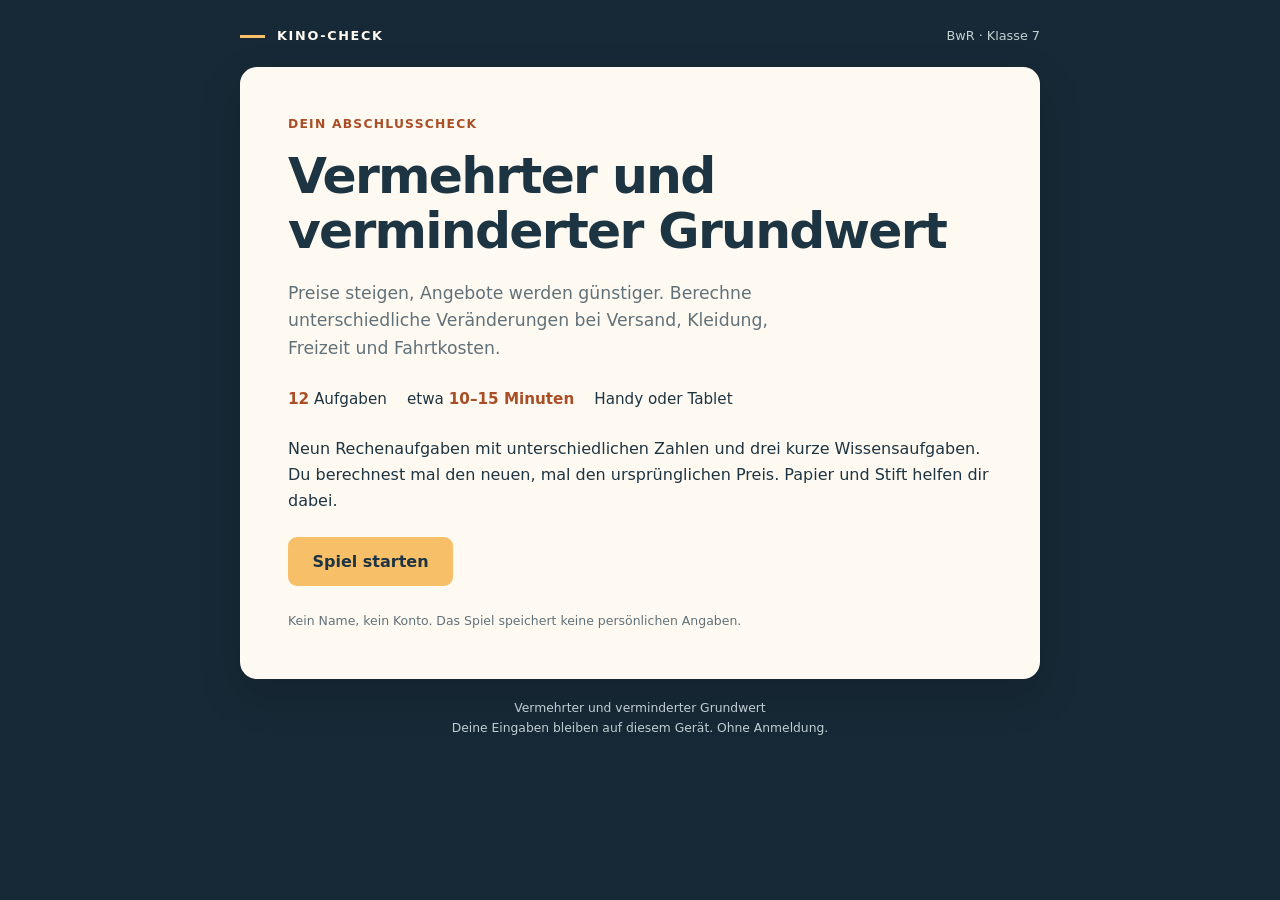
<file: klasse-7/bwr/grundwert/index.html>
<!doctype html>
<html lang="de">
<head>
<meta charset="utf-8"><meta name="viewport" content="width=device-width,initial-scale=1">
<meta name="theme-color" content="#172936"><meta name="description" content="Kino-Check: acht interaktive Aufgaben zum vermehrten und verminderten Grundwert. BwR Klasse 7, ohne Anmeldung.">
<title>Kino-Check · Vermehrter und verminderter Grundwert</title>
<style>
:root{--navy:#172936;--paper:#fffaf1;--ink:#1d3442;--muted:#61717a;--accent:#a94e26;--amber:#f8bf69;--line:#d8dedc;--green:#14634b;--rose:#a33830;--wash:#f1eee6;--focus:#315fa9;font-family:system-ui,-apple-system,BlinkMacSystemFont,"Segoe UI",sans-serif;color:var(--ink);background:var(--navy);font-synthesis:none}
*{box-sizing:border-box}body{margin:0;min-height:100svh}button,input,select{font:inherit}button{cursor:pointer;touch-action:manipulation}button:disabled{cursor:default}button:focus-visible,input:focus-visible,summary:focus-visible{outline:3px solid var(--focus);outline-offset:4px}button{min-height:48px}main{width:min(800px,calc(100% - 32px));margin:0 auto;padding:28px 0 35px}header{color:var(--paper);display:flex;align-items:center;justify-content:space-between;gap:20px;margin-bottom:24px}.brand{font-size:.8rem;letter-spacing:.13em;font-weight:800;text-transform:uppercase}.brand:before{content:"";display:inline-block;width:25px;height:3px;background:var(--amber);vertical-align:middle;margin-right:12px}.course{font-size:.8rem;color:#c4d1d3}.panel{background:var(--paper);padding:clamp(23px,5vw,48px);border-radius:17px;box-shadow:0 16px 45px #0002}.eyebrow{font-size:.77rem;font-weight:800;letter-spacing:.1em;text-transform:uppercase;color:var(--accent);margin:0 0 14px}h1{font-size:clamp(2rem,6vw,3.15rem);line-height:1.09;letter-spacing:-.035em;margin:0 0 21px}h2{font-size:clamp(1.6rem,4.6vw,2.25rem);line-height:1.17;letter-spacing:-.025em;margin:0 0 20px}p{line-height:1.6}p:last-child{margin-bottom:0}.intro{font-size:1.08rem;color:var(--muted);max-width:49ch}.ticketline{display:flex;gap:20px;flex-wrap:wrap;margin:28px 0;color:var(--ink);font-size:.95rem}.ticketline strong{color:var(--accent)}.primary{border:0;background:var(--ink);color:white;padding:15px 24px;border-radius:9px;font-weight:750;min-width:165px}.primary:hover{background:#284c60}.secondary{border:1px solid var(--line);background:transparent;color:var(--ink);padding:12px 18px;border-radius:9px;font-weight:650}.secondary:hover{background:var(--wash)}.startbutton{background:var(--amber);color:var(--ink);margin-top:8px}.startbutton:hover{background:#f4ad43}.privacy{font-size:.78rem;color:var(--muted);margin-top:25px}.meta{display:flex;align-items:center;justify-content:space-between;gap:16px;font-size:.84rem;color:var(--muted);margin-bottom:12px}.progress{height:5px;background:#dddeda;border-radius:99px;margin-bottom:30px;overflow:hidden}.progress span{display:block;height:100%;background:var(--accent);transition:width .25s}.scenario{font-size:1.1rem;line-height:1.55;margin:0 0 24px}.statement{border-left:3px solid var(--amber);padding-left:18px;font-size:1.22rem;line-height:1.5;margin:25px 0}.choice-row{display:grid;grid-template-columns:1fr 1fr;gap:12px;margin:26px 0}.choice{border:1.5px solid #aebabe;background:transparent;color:var(--ink);border-radius:9px;padding:18px 12px;font-weight:750;font-size:1.2rem}.choice[aria-pressed=true]{background:var(--ink);border-color:var(--ink);color:var(--paper)}.choice:disabled{opacity:1}.wordbank{display:flex;gap:9px;flex-wrap:wrap;margin:18px 0 23px}.chip{border:1.5px solid #b9c4c7;border-radius:9px;background:#fffdf8;color:var(--ink);font-weight:700;padding:11px 16px;user-select:none}.chip[aria-pressed=true]{background:var(--amber);border-color:#a26120}.chip.used{opacity:.5;border-style:dashed}.chip:disabled{opacity:.8}.instruction{font-size:.88rem;color:var(--muted);line-height:1.5}.cloze{font-size:1.08rem;line-height:2.7}.blank{display:inline-block;padding:3px 12px;min-width:94px;min-height:42px;line-height:1.4;border:1.5px dashed #899ca3;border-radius:6px;background:white;color:var(--ink);vertical-align:middle}.blank.filled{border-style:solid;background:#f7e4c4}.assign{display:grid;gap:12px;margin:24px 0}.assign-row{display:grid;grid-template-columns:1fr minmax(120px,.65fr);gap:16px;align-items:center;border-bottom:1px solid var(--line);padding-bottom:12px;font-size:.99rem}.drop{border:1.5px dashed #899ca3;border-radius:7px;background:#fffdf8;min-height:52px;padding:9px;color:var(--ink);font-weight:700;display:flex;align-items:center;justify-content:center}.drop.filled{border-style:solid;background:#f7e4c4}.drop.targeted{outline:3px solid var(--amber)}.drop small{color:var(--muted);font-size:.78rem;font-weight:500}.equation{display:flex;align-items:center;justify-content:center;gap:14px;margin:25px 0 30px;min-width:0}.x{font-weight:750;font-size:1.45rem;white-space:nowrap}.fraction{display:inline-grid;grid-template-rows:auto auto;max-width:100%;min-width:220px;font-size:1.35rem}.numerator{display:flex;align-items:center;justify-content:center;gap:12px;border-bottom:2px solid var(--ink);padding:0 9px 12px}.numerator>.times{flex:0 0 14px;font-size:1.7rem;font-weight:800;text-align:center}.denominator{display:flex;justify-content:center;padding-top:12px}.fraction .drop{min-width:82px;min-height:52px}.fraction .money-slot{min-width:112px}.resultfields{display:grid;grid-template-columns:1fr 1fr;gap:18px;margin:25px 0}.field label{display:block;font-size:.88rem;font-weight:700;margin-bottom:9px}.euroinput{display:flex;align-items:center;gap:9px}.euroinput input{width:100%;min-width:0;padding:13px 12px;border:1.5px solid #9eafb7;border-radius:7px;background:white;color:var(--ink);min-height:50px;font-size:1.15rem}.euroinput span{font-weight:700}.actionbar{display:flex;flex-wrap:wrap;gap:12px;margin-top:28px;align-items:center}.feedback{margin-top:22px;border-left:4px solid var(--green);background:#e7f1e9;padding:15px 18px;border-radius:0 8px 8px 0;line-height:1.55}.feedback.wrong{border-color:var(--rose);background:#f8eae3}.feedback.neutral{border-color:#728490;background:#e9eef0}.feedback h3{font-size:1rem;margin:0 0 5px}.feedback p{margin:0}.solution{font-weight:600;line-height:1.7}.hint{margin-top:22px;font-size:.9rem;color:var(--muted)}.hint summary{cursor:pointer;min-height:40px;padding:8px 0;font-weight:650}.hint p{margin:4px 0 0}.result-number{color:var(--accent);font-size:clamp(3rem,9vw,5rem);font-weight:850;letter-spacing:-.06em;line-height:1.05;margin:24px 0 15px}.summary-list{padding:0;list-style:none;margin:27px 0;display:grid;gap:10px}.summary-list li{padding-bottom:10px;border-bottom:1px solid var(--line);line-height:1.45}.summary-list span{color:var(--muted);font-size:.83rem}.footer{color:#c0cdd2;font-size:.77rem;text-align:center;padding:20px 0 0;line-height:1.6}.subtle{color:var(--muted)}[hidden]{display:none!important}@media(max-width:520px){main{width:calc(100% - 24px);padding-top:19px}header{margin-bottom:18px}.course{font-size:.74rem}.panel{padding:25px 20px}.resultfields{grid-template-columns:1fr;gap:16px}.assign-row{grid-template-columns:1fr 125px;gap:12px}.fraction{min-width:205px}.fraction .drop{min-width:66px}.fraction .money-slot{min-width:104px}.equation{gap:8px}.x{font-size:1.2rem}.chip{padding:10px 13px}.numerator{gap:9px;padding-left:0;padding-right:0}.actionbar .primary{flex:1}.cloze{line-height:2.8}}@media(prefers-reduced-motion:reduce){*{scroll-behavior:auto!important;transition:none!important}}@media print{body{background:white}header,.footer,.actionbar{display:none}.panel{box-shadow:none;padding:0}main{width:100%}}
</style>
</head>
<body>
<main><header><div class="brand">Kino-Check</div><div class="course">BwR · Klasse 7</div></header><div id="app"></div><footer class="footer">Vermehrter und verminderter Grundwert<br>Deine Eingaben bleiben auf diesem Gerät. Ohne Anmeldung.</footer></main>
<noscript><p style="color:white;text-align:center">Bitte aktiviere JavaScript, um das Lernspiel zu öffnen.</p></noscript>
<script id="quiz-engine">
'use strict';
const QuizCore=(()=>{
const questions=[
  {
    "id": "basis",
    "kind": "yesno",
    "type": "Ja oder Nein",
    "label": "Die Bezugsgröße",
    "title": "Was entspricht 100 %?",
    "statement": "Der ursprüngliche Grundwert entspricht auch nach einer Preiserhöhung weiterhin 100 %.",
    "answer": true,
    "explanation": "Ja. Die Erhöhung bezieht sich auf den ursprünglichen Grundwert. Er bleibt die Bezugsgröße mit 100 %.",
    "hint": "Auf welchen Preis bezieht sich die Erhöhung?"
  },
  {
    "id": "versand",
    "kind": "calculate",
    "type": "Selbst rechnen",
    "label": "Versandkosten",
    "title": "Die Versandkosten steigen",
    "scenario": "Der Versand eines Päckchens kostete bisher 2,40 €. Die Versandkosten steigen um 10 %. Berechne die Erhöhung und die neuen Versandkosten.",
    "amount": 2.4,
    "change": 10,
    "percent": 100,
    "sign": 1,
    "result": 0.24,
    "final": 2.64,
    "firstLabel": "Erhöhung in Euro",
    "finalLabel": "Neue Versandkosten",
    "explanation": "Erhöhung: (2,40 € · 10) : 100 = 0,24 €. Neue Versandkosten: 2,40 € + 0,24 € = 2,64 €.",
    "hint": "Hier ist der ursprüngliche Preis bekannt. Er gehört zu 100 %. Addiere die Erhöhung anschließend zum bisherigen Preis.",
    "goal": "forward"
  },
  {
    "id": "begriffe",
    "kind": "cloze",
    "type": "Wortspeicher",
    "label": "Begriffe vervollständigen",
    "title": "Mehr oder weniger?",
    "words": [
      "weniger",
      "erhöht",
      "mehr",
      "verringert"
    ],
    "answers": [
      "erhöht",
      "mehr",
      "verringert",
      "weniger"
    ],
    "explanation": "Beim vermehrten Grundwert wird erhöht: Der neue Wert entspricht mehr als 100 %. Beim verminderten Grundwert wird verringert: Der neue Wert entspricht weniger als 100 %.",
    "hint": "Vergleiche beide Veränderungen jeweils mit den ursprünglichen 100 %."
  },
  {
    "id": "musik",
    "kind": "fraction",
    "type": "Rechenbruch",
    "label": "Vermehrter Grundwert",
    "title": "Der Musikunterricht wird teurer",
    "scenario": "Eine Musikstunde kostet nach 5 % Erhöhung jetzt 63,00 €. Vervollständige den Bruch und berechne die Erhöhung sowie den ursprünglichen Preis.",
    "amount": 63,
    "change": 5,
    "percent": 105,
    "sign": -1,
    "result": 3,
    "final": 60,
    "firstLabel": "Erhöhung in Euro",
    "finalLabel": "Ursprünglicher Preis",
    "explanation": "Erhöhung: (63,00 € · 5) : 105 = 3,00 €. Ursprünglicher Preis: 63,00 € − 3,00 € = 60,00 €. Die bekannten 63,00 € gehören zu 105 %.",
    "hint": "Die bekannten 63,00 € enthalten die Erhöhung bereits und gehören zu 105 %. Gesucht sind zuerst die 5 % Erhöhung.",
    "goal": "reverse",
    "words": [
      "105",
      "63,00 €",
      "100",
      "5"
    ],
    "answers": [
      "63,00 €",
      "5",
      "105"
    ]
  },
  {
    "id": "hoodie",
    "kind": "calculate",
    "type": "Selbst rechnen",
    "label": "Kleidung",
    "title": "Ein Hoodie im Angebot",
    "scenario": "Ein Hoodie kostet nach 15 % Rabatt noch 68,00 €. Berechne die Ersparnis und den ursprünglichen Preis.",
    "amount": 68,
    "change": 15,
    "percent": 85,
    "sign": 1,
    "result": 12,
    "final": 80,
    "firstLabel": "Ersparnis in Euro",
    "finalLabel": "Ursprünglicher Preis",
    "explanation": "68,00 € entsprechen 85 %. Ersparnis: (68,00 € · 15) : 85 = 12,00 €. Ursprünglicher Preis: 68,00 € + 12,00 € = 80,00 €.",
    "hint": "Nach 15 % Rabatt bleiben 85 %. Die bekannten 68,00 € gehören deshalb zu 85 %. Addiere anschließend die Ersparnis.",
    "goal": "reverse"
  },
  {
    "id": "zuordnen",
    "kind": "match",
    "type": "Kärtchen zuordnen",
    "label": "Ein Konzertangebot",
    "title": "Welche Angaben gehören zusammen?",
    "scenario": "Eine Konzertkarte kostet nach 10 % Rabatt noch 72,00 €.",
    "words": [
      "90 %",
      "10 %",
      "72,00 €",
      "100 %"
    ],
    "answers": [
      "72,00 €",
      "90 %",
      "10 %",
      "100 %"
    ],
    "labels": [
      "Bekannter ermäßigter Preis",
      "Prozentsatz des ermäßigten Preises",
      "Rabattsatz",
      "Prozentsatz des ursprünglichen Preises"
    ],
    "explanation": "72,00 € sind der ermäßigte Preis und gehören zu 90 %. Der Rabatt beträgt 10 %. Der ursprüngliche Preis entspricht weiterhin 100 %.",
    "hint": "Nach 10 % Rabatt bleiben 90 %. Verwechsle den Rabatt nicht mit dem Preis, den du bezahlst."
  },
  {
    "id": "getraenke",
    "kind": "calculate",
    "type": "Selbst rechnen",
    "label": "Getränkekarte",
    "title": "Eine Getränkekarte wird günstiger",
    "scenario": "Eine Getränkekarte kostet regulär 18,00 €. Bei einer Aktion gibt es 25 % Rabatt. Berechne die Ersparnis und den neuen Preis.",
    "amount": 18,
    "change": 25,
    "percent": 100,
    "sign": -1,
    "result": 4.5,
    "final": 13.5,
    "firstLabel": "Ersparnis in Euro",
    "finalLabel": "Neuer Preis",
    "explanation": "Ersparnis: (18,00 € · 25) : 100 = 4,50 €. Neuer Preis: 18,00 € − 4,50 € = 13,50 €.",
    "hint": "Der reguläre Preis ist bekannt und entspricht 100 %. Berechne den Rabatt und ziehe ihn vom regulären Preis ab.",
    "goal": "forward"
  },
  {
    "id": "rucksack",
    "kind": "fraction",
    "type": "Rechenbruch",
    "label": "Verminderter Grundwert",
    "title": "Ein Rucksack mit Rabatt",
    "scenario": "Ein Rucksack kostet nach 30 % Rabatt noch 36,40 €. Vervollständige den Bruch und berechne die Ersparnis sowie den ursprünglichen Preis.",
    "amount": 36.4,
    "change": 30,
    "percent": 70,
    "sign": 1,
    "result": 15.6,
    "final": 52,
    "firstLabel": "Ersparnis in Euro",
    "finalLabel": "Ursprünglicher Preis",
    "explanation": "Ersparnis: (36,40 € · 30) : 70 = 15,60 €. Ursprünglicher Preis: 36,40 € + 15,60 € = 52,00 €. Die bekannten 36,40 € gehören zu 70 %.",
    "hint": "Nach 30 % Rabatt bleiben 70 %. Gesucht sind die 30 % Ersparnis. Die bekannten 36,40 € gehören zu 70 %, nicht zu 100 %.",
    "goal": "reverse",
    "words": [
      "30",
      "100",
      "36,40 €",
      "70"
    ],
    "answers": [
      "36,40 €",
      "30",
      "70"
    ]
  },
  {
    "id": "fitness",
    "kind": "calculate",
    "type": "Selbst rechnen",
    "label": "Sportkurs",
    "title": "Der Sportkurs wird teurer",
    "scenario": "Ein Sportkurs kostet nach 8 % Erhöhung jetzt 91,80 €. Berechne die Erhöhung und den ursprünglichen Preis.",
    "amount": 91.8,
    "change": 8,
    "percent": 108,
    "sign": -1,
    "result": 6.8,
    "final": 85,
    "firstLabel": "Erhöhung in Euro",
    "finalLabel": "Ursprünglicher Preis",
    "explanation": "91,80 € entsprechen 108 %. Erhöhung: (91,80 € · 8) : 108 = 6,80 €. Ursprünglicher Preis: 91,80 € − 6,80 € = 85,00 €.",
    "hint": "Der bekannte neue Preis gehört zu 108 %. Berechne daraus die 8 % Erhöhung und ziehe sie anschließend ab.",
    "goal": "reverse"
  },
  {
    "id": "skateboard",
    "kind": "calculate",
    "type": "Selbst rechnen",
    "label": "Skateboard",
    "title": "Ein Skateboard bekommt einen neuen Preis",
    "scenario": "Ein Skateboard kostet bisher 45,00 €. Der Preis steigt um 12 %. Berechne die Erhöhung und den neuen Preis.",
    "amount": 45,
    "change": 12,
    "percent": 100,
    "sign": 1,
    "result": 5.4,
    "final": 50.4,
    "firstLabel": "Erhöhung in Euro",
    "finalLabel": "Neuer Preis",
    "explanation": "Erhöhung: (45,00 € · 12) : 100 = 5,40 €. Neuer Preis: 45,00 € + 5,40 € = 50,40 €.",
    "hint": "Hier ist der alte Preis bekannt und entspricht 100 %. Die Erhöhung wird zum alten Preis addiert.",
    "goal": "forward"
  },
  {
    "id": "brettspiel",
    "kind": "calculate",
    "type": "Selbst rechnen",
    "label": "Brettspiel",
    "title": "Ein Brettspiel im Schlussverkauf",
    "scenario": "Ein Brettspiel kostet nach 35 % Rabatt noch 26,00 €. Berechne die Ersparnis und den ursprünglichen Preis.",
    "amount": 26,
    "change": 35,
    "percent": 65,
    "sign": 1,
    "result": 14,
    "final": 40,
    "firstLabel": "Ersparnis in Euro",
    "finalLabel": "Ursprünglicher Preis",
    "explanation": "26,00 € entsprechen 65 %. Ersparnis: (26,00 € · 35) : 65 = 14,00 €. Ursprünglicher Preis: 26,00 € + 14,00 € = 40,00 €.",
    "hint": "Nach 35 % Rabatt bleiben 65 %. Berechne zuerst die Ersparnis aus dem verminderten Preis und addiere sie anschließend.",
    "goal": "reverse"
  },
  {
    "id": "fahrtkarte",
    "kind": "calculate",
    "type": "Selbst rechnen",
    "label": "Fahrtkosten",
    "title": "Eine Monatskarte wird teurer",
    "scenario": "Eine Monatskarte kostet nach 25 % Erhöhung jetzt 96,00 €. Berechne die Erhöhung und den ursprünglichen Preis.",
    "amount": 96,
    "change": 25,
    "percent": 125,
    "sign": -1,
    "result": 19.2,
    "final": 76.8,
    "firstLabel": "Erhöhung in Euro",
    "finalLabel": "Ursprünglicher Preis",
    "explanation": "96,00 € entsprechen 125 %. Erhöhung: (96,00 € · 25) : 125 = 19,20 €. Ursprünglicher Preis: 96,00 € − 19,20 € = 76,80 €.",
    "hint": "Der neue Preis entspricht 125 %. Berechne die 25 % Erhöhung und ziehe sie vom neuen Preis ab.",
    "goal": "reverse"
  }
];
function parseMoney(raw){if(typeof raw!=='string')return null;const s=raw.trim().replace(/\s/g,'').replace(/€$/,'');if(!/^\d+(?:[.,]\d{1,2})?$/.test(s))return null;const n=Number(s.replace(',','.'));return Number.isFinite(n)?n:null;}
function sameMoney(raw,n){const x=parseMoney(raw);return x!==null&&Math.abs(x-n)<.005;}
function validate(q,a){if(q.kind==='yesno'){if(typeof a.choice!=='boolean')return {complete:false,correct:false};return {complete:true,correct:a.choice===q.answer};}if(q.kind==='cloze'||q.kind==='match'){const filled=Array.isArray(a.slots)&&a.slots.length===q.answers.length&&a.slots.every(x=>typeof x==='string'&&x.length>0);return {complete:filled,correct:filled&&q.answers.every((x,i)=>x===a.slots[i])};}const numberComplete=parseMoney(a.first)!==null&&parseMoney(a.old)!==null;const slotsComplete=q.kind!=='fraction'||(Array.isArray(a.slots)&&a.slots.length===3&&a.slots.every(Boolean));return {complete:numberComplete&&slotsComplete,correct:numberComplete&&slotsComplete&&sameMoney(a.first,q.result)&&sameMoney(a.old,q.final)&&(q.kind!=='fraction'||q.answers.every((x,i)=>a.slots[i]===x))};}
return Object.freeze({questions,parseMoney,sameMoney,validate});
})();
</script>
<script id="quiz-ui">
'use strict';
(()=>{
const app=document.querySelector('#app'),Q=QuizCore.questions;
let order=Q.map((_,i)=>i),index=0,results=[],answer={},selected=null,attempts=0,done=false,seenWrong=false,review=false;
const esc=s=>String(s).replace(/[&<>"']/g,c=>({'&':'&amp;','<':'&lt;','>':'&gt;','"':'&quot;',"'":'&#39;'}[c]));
function intro(){app.innerHTML=`<section class="panel"><p class="eyebrow">Dein Abschlusscheck</p><h1>Vermehrter und<br>verminderter Grundwert</h1><p class="intro">Preise steigen, Angebote werden günstiger. Berechne unterschiedliche Veränderungen bei Versand, Kleidung, Freizeit und Fahrtkosten.</p><div class="ticketline"><span><strong>12</strong> Aufgaben</span><span>etwa <strong>10–15 Minuten</strong></span><span>Handy oder Tablet</span></div><p>Neun Rechenaufgaben mit unterschiedlichen Zahlen und drei kurze Wissensaufgaben. Du berechnest mal den neuen, mal den ursprünglichen Preis. Papier und Stift helfen dir dabei.</p><button class="primary startbutton" id="start">Spiel starten</button><p class="privacy">Kein Name, kein Konto. Das Spiel speichert keine persönlichen Angaben.</p></section>`;document.querySelector('#start').addEventListener('click',()=>start(false));}
function start(isReview=false){if(!isReview){order=Q.map((_,i)=>i);review=false;}else{order=results.filter(x=>!x.firstTry).map(x=>x.qIndex);review=true;}index=0;results=[];load();}
function load(){const q=Q[order[index]];answer={slots:Array(q.answers?.length||0).fill(''),choice:null,first:'',old:''};selected=null;attempts=0;done=false;seenWrong=false;render();}
function pool(q){return `<div class="wordbank" aria-label="Wortspeicher">${q.words.map(w=>`<button type="button" class="chip" draggable="true" data-word="${esc(w)}" aria-pressed="false">${esc(w)}</button>`).join('')}</div>`;}
function slot(i,label,cls=''){return `<button type="button" class="${cls||'drop'}" data-slot="${i}" aria-label="${esc(label)}"><small>${esc(label)}</small></button>`;}
function fields(q){return `<div class="resultfields"><div class="field"><label for="first">${esc(q.firstLabel)}</label><div class="euroinput"><input id="first" type="text" inputmode="decimal" autocomplete="off" aria-describedby="moneyhint"><span>€</span></div></div><div class="field"><label for="old">${esc(q.finalLabel)}</label><div class="euroinput"><input id="old" type="text" inputmode="decimal" autocomplete="off" aria-describedby="moneyhint"><span>€</span></div></div></div><p id="moneyhint" class="instruction">Du kannst zum Beispiel 2 oder 2,00 eingeben.</p>`;}
function questionBody(q){if(q.kind==='yesno')return `<p class="instruction">Überprüfe die Aussage.</p><p class="statement">${esc(q.statement)}</p><div class="choice-row"><button type="button" class="choice" data-choice="yes" aria-pressed="false">Ja</button><button type="button" class="choice" data-choice="no" aria-pressed="false">Nein</button></div>`;
if(q.kind==='cloze')return `<p class="instruction">Vervollständige den Text mit dem Wortspeicher. Tippe zuerst auf ein Wort und dann auf die passende Lücke.</p>${pool(q)}<div class="cloze">Beim vermehrten Grundwert wird der ursprüngliche Grundwert ${slot(0,'Lücke 1','blank')}. Der neue Wert entspricht ${slot(1,'Lücke 2','blank')} als 100 %.<br>Beim verminderten Grundwert wird der ursprüngliche Grundwert ${slot(2,'Lücke 3','blank')}. Der neue Wert entspricht ${slot(3,'Lücke 4','blank')} als 100 %.</div>`;
if(q.kind==='match')return `<p class="scenario">${esc(q.scenario)}</p><p class="instruction">Ordne die Kärtchen zu. Tippe zuerst ein Kärtchen an, dann das passende Feld. Am Computer kannst du auch ziehen.</p>${pool(q)}<div class="assign">${q.labels.map((l,i)=>`<div class="assign-row"><span>${esc(l)}</span>${slot(i,'Feld '+(i+1))}</div>`).join('')}</div>`;
if(q.kind==='fraction')return `<p class="scenario">${esc(q.scenario)}</p><p class="instruction">Ordne die Kärtchen im Rechenbruch zu. Berechne anschließend beide Geldbeträge.</p>${pool(q)}<div class="equation"><span class="x">x =</span><div class="fraction"><div class="numerator">${slot(0,'Geldbetrag','drop money-slot')}<span class="times" aria-label="mal">·</span>${slot(1,'Prozentzahl')}</div><div class="denominator">${slot(2,'Prozentzahl')}</div></div></div>${fields(q)}`;
return `<p class="scenario">${esc(q.scenario)}</p><p class="instruction">Nutze deinen Rechenbruch auf Papier und trage die Ergebnisse ein.</p>${fields(q)}`;}
function render(){const q=Q[order[index]];app.innerHTML=`<section class="panel" aria-labelledby="question-title"><div class="meta"><span>${review?'Trainingsrunde':esc(q.type)}</span><span>Aufgabe ${index+1} von ${order.length}</span></div><div class="progress" role="progressbar" aria-label="Fortschritt" aria-valuemin="0" aria-valuemax="${order.length}" aria-valuenow="${index}"><span style="width:${100*index/order.length}%"></span></div><p class="eyebrow">${esc(q.label)}</p><h2 id="question-title" tabindex="-1">${esc(q.title)}</h2><form id="answer-form" novalidate>${questionBody(q)}<div id="feedback" role="status" aria-live="polite" hidden></div><div class="actionbar"><button class="primary" type="submit" id="check">Prüfen</button><button class="secondary" type="button" id="show-solution" hidden>Lösung ansehen</button><button class="primary" type="button" id="next" hidden>${index+1===order.length?'Auswertung':'Weiter'}</button></div></form><details class="hint"><summary>Ein Tipp</summary><p>${esc(q.hint)}</p></details></section>`;
app.querySelectorAll('[data-choice]').forEach(b=>b.addEventListener('click',()=>{if(done)return;answer.choice=b.dataset.choice==='yes';app.querySelectorAll('[data-choice]').forEach(x=>x.setAttribute('aria-pressed',String(x===b)));clearFeedback();}));
app.querySelectorAll('[data-word]').forEach(b=>{b.addEventListener('click',()=>{if(done)return;selected=selected===b.dataset.word?null:b.dataset.word;sync();});b.addEventListener('dragstart',e=>{if(done){e.preventDefault();return;}selected=b.dataset.word;e.dataTransfer.setData('text/plain',selected);e.dataTransfer.effectAllowed='move';sync();});});
app.querySelectorAll('[data-slot]').forEach(b=>{b.addEventListener('click',()=>place(Number(b.dataset.slot),selected));b.addEventListener('dragover',e=>{if(!done){e.preventDefault();b.classList.add('targeted');}});b.addEventListener('dragleave',()=>b.classList.remove('targeted'));b.addEventListener('drop',e=>{e.preventDefault();b.classList.remove('targeted');place(Number(b.dataset.slot),e.dataTransfer.getData('text/plain'));});});
for(const id of ['first','old']){const field=document.getElementById(id);if(field)field.addEventListener('input',()=>{answer[id]=field.value;clearFeedback();});}
document.querySelector('#answer-form').addEventListener('submit',e=>{e.preventDefault();check();});document.querySelector('#show-solution').addEventListener('click',()=>finish(false,true));document.querySelector('#next').addEventListener('click',()=>{index++;if(index===order.length)summary();else load();});sync();window.scrollTo({top:0,behavior:'instant'});document.querySelector('#question-title').focus({preventScroll:true});}
function place(i,w){if(done)return;const q=Q[order[index]];if(!w){answer.slots[i]='';sync();clearFeedback();return;}if(!q.words.includes(w))return;const prior=answer.slots.indexOf(w);const existing=answer.slots[i];if(prior!==-1&&prior!==i)answer.slots[prior]=existing||'';answer.slots[i]=w;selected=null;sync();clearFeedback();}
function sync(){app.querySelectorAll('[data-word]').forEach(b=>{b.setAttribute('aria-pressed',String(selected===b.dataset.word));b.classList.toggle('used',answer.slots.includes(b.dataset.word));b.disabled=done;b.draggable=!done;});app.querySelectorAll('[data-slot]').forEach(b=>{const v=answer.slots[Number(b.dataset.slot)];b.classList.toggle('filled',Boolean(v));if(v)b.textContent=v;else b.innerHTML=`<small>${esc(b.getAttribute('aria-label'))}</small>`;b.disabled=done;});}
function clearFeedback(){if(done)return;const f=document.querySelector('#feedback');f.hidden=true;}
function feedback(title,text,type){const f=document.querySelector('#feedback');f.className='feedback '+(type||'');f.innerHTML=`<h3>${esc(title)}</h3><p>${esc(text)}</p>`;f.hidden=false;}
function check(){if(done)return;const q=Q[order[index]],v=QuizCore.validate(q,answer);if(!v.complete){feedback('Es fehlt noch etwas.','Fülle alle Felder aus. Bei Geldbeträgen sind Zahlen mit Komma oder Punkt möglich.','neutral');return;}attempts++;if(v.correct)finish(!seenWrong,false);else{seenWrong=true;feedback('Noch nicht ganz.',q.hint,'wrong');document.querySelector('#show-solution').hidden=false;}}
function finish(firstTry,shown){if(done)return;done=true;const q=Q[order[index]];results.push({qIndex:order[index],firstTry:firstTry&&!shown,shown});feedback(shown?'Die Lösung':(firstTry?'Richtig!':'Jetzt stimmt es!'),q.explanation,shown?'neutral':'');document.querySelector('#check').hidden=true;document.querySelector('#show-solution').hidden=true;document.querySelector('#next').hidden=false;app.querySelectorAll('input,[data-choice]').forEach(el=>el.disabled=true);selected=null;sync();document.querySelector('#next').focus({preventScroll:true});}
function summary(){const first=results.filter(x=>x.firstTry).length,missed=results.length-first;app.innerHTML=`<section class="panel"><p class="eyebrow">${review?'Deine Trainingsrunde':'Dein Kino-Check'}</p><h1>Geschafft!</h1><p>Du hast ${order.length} Aufgaben bearbeitet.</p><div class="result-number">${first} von ${order.length}</div><p class="intro">${first===order.length?'Alle Aufgaben direkt richtig gelöst.': 'Aufgaben direkt richtig gelöst. Die unsicheren Aufgaben kannst du gezielt noch einmal üben.'}</p><ul class="summary-list">${results.map(x=>`<li>${x.firstTry?'✓':'↻'} ${esc(Q[x.qIndex].label)}<br><span>${x.firstTry?'Direkt richtig':x.shown?'Lösung angesehen':'Nach Rückmeldung gelöst'}</span></li>`).join('')}</ul><div class="actionbar">${missed?'<button class="primary" id="retry">Unsichere Aufgaben üben</button>':''}<button class="secondary" id="restart">Ganz neu starten</button></div><p class="privacy">Zeige diese Auswertung deiner Lehrkraft, wenn sie danach fragt. Es wird nichts automatisch verschickt.</p></section>`;document.querySelector('#restart').addEventListener('click',()=>start(false));document.querySelector('#retry')?.addEventListener('click',()=>start(true));window.scrollTo({top:0,behavior:'instant'});}
intro();
})();
</script>
</body></html>
</file>
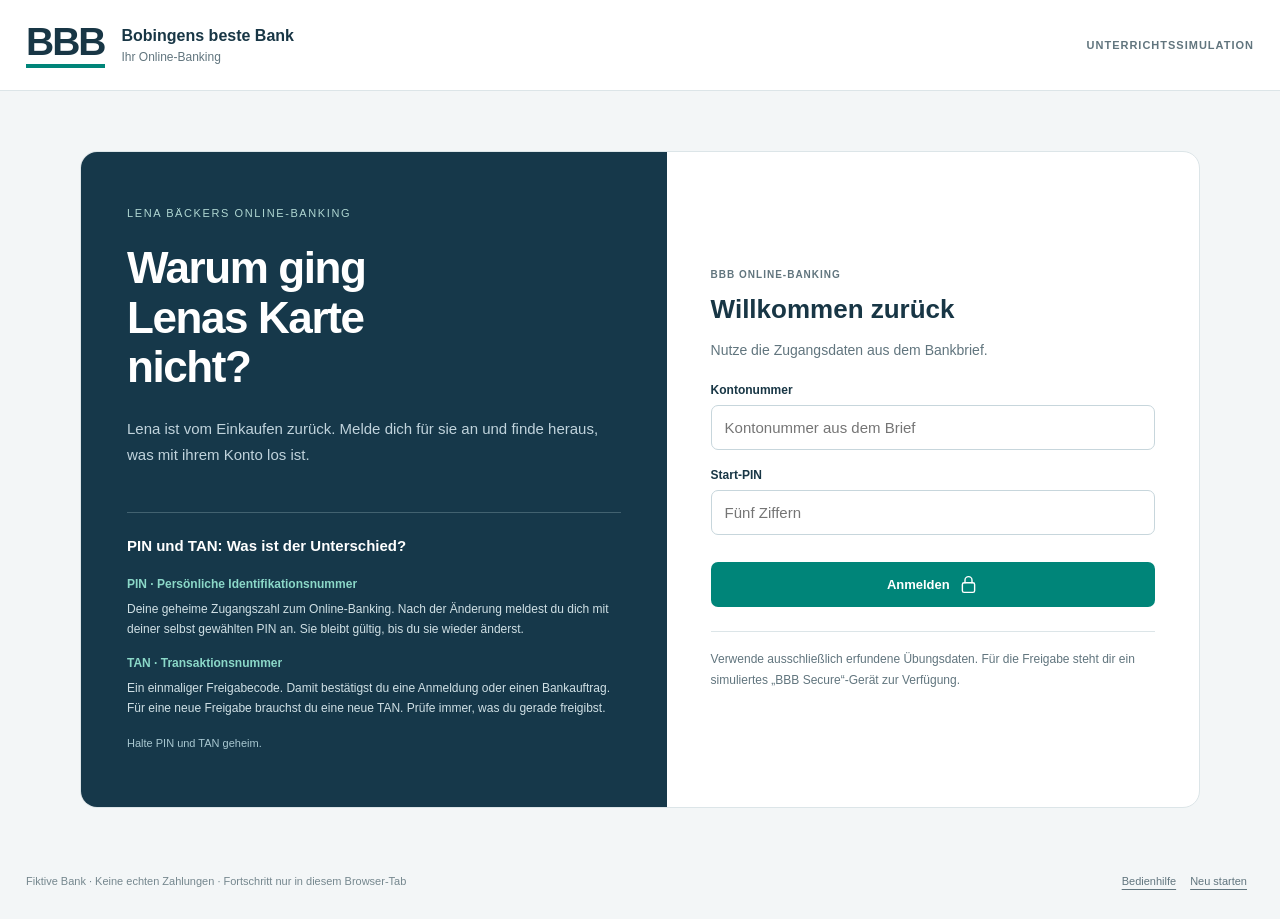
<file: klasse-7/bwr/online-banking/index.html>
<!doctype html>
<html lang="de"><head><meta charset="utf-8"><meta name="viewport" content="width=device-width,initial-scale=1"><meta name="theme-color" content="#16384a"><title>BBB Online-Banking · Lenas Konto</title><link rel="stylesheet" href="style.css"></head><body><div id="app"></div><div id="modal-root"></div><script type="module" src="app.mjs"></script></body></html>
</file>
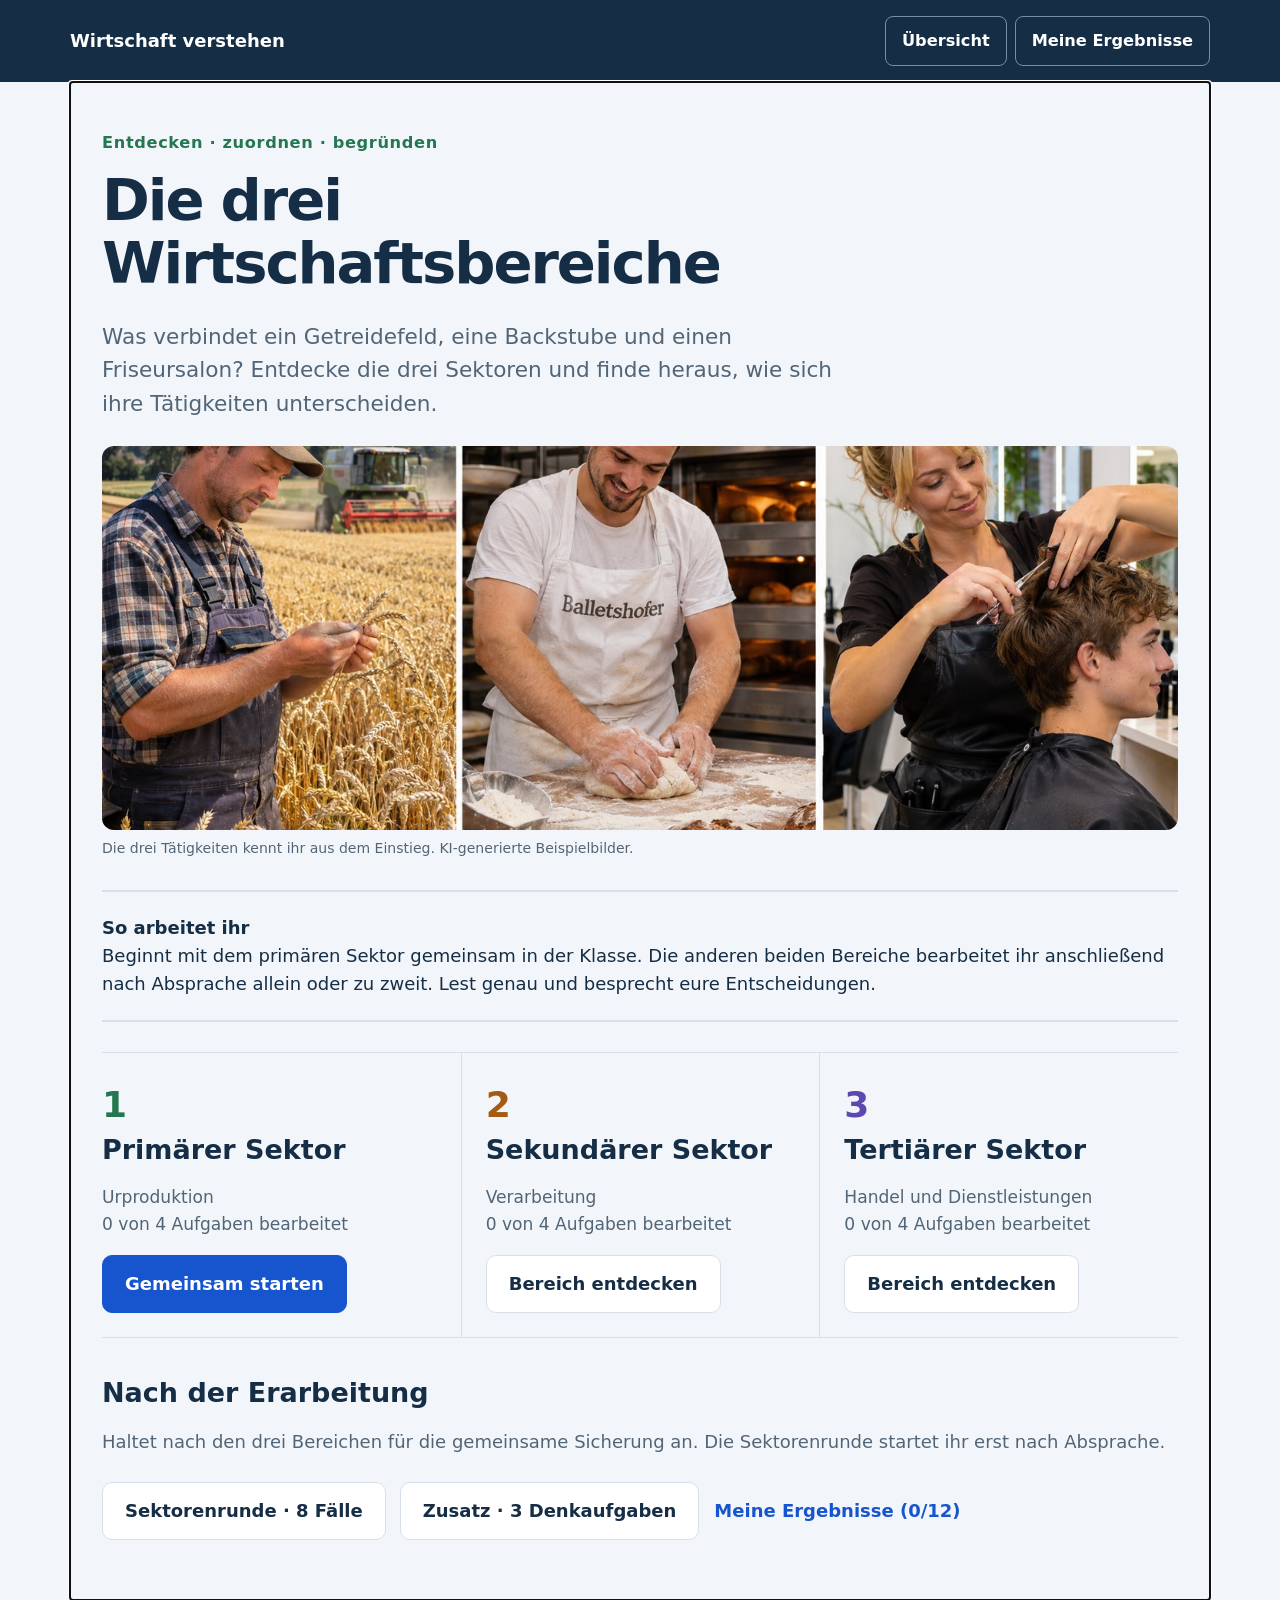
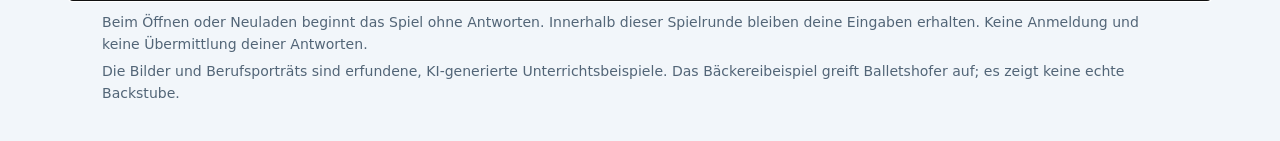
<file: klasse-7/bwr/wirtschaftsbereiche/index.html>
<!doctype html>
<html lang="de"><head><meta charset="utf-8"><meta name="viewport" content="width=device-width,initial-scale=1"><meta name="theme-color" content="#152d45"><title>Die drei Wirtschaftsbereiche</title>
<style>
:root{--ink:#152d45;--muted:#526577;--blue:#1755ce;--line:#d7e0e8;--paper:#fff;--back:#f2f6fa;--accent:#247750;--tint:#eaf5ee;font-family:system-ui,-apple-system,BlinkMacSystemFont,"Segoe UI",sans-serif;color:var(--ink);background:var(--back);font-size:18px;line-height:1.55}
*{box-sizing:border-box}body{margin:0}button,a,input,textarea{font:inherit}button,a{-webkit-tap-highlight-color:transparent}button{cursor:pointer;touch-action:manipulation}button:disabled{cursor:default;opacity:.5}button:focus-visible,a:focus-visible,textarea:focus-visible{outline:3px solid #b15b00;outline-offset:4px}a{color:var(--blue)}.skip{position:absolute;left:-9999px}.skip:focus{left:12px;top:12px;background:white;padding:16px;z-index:99}header{background:var(--ink);color:white;padding:16px max(24px,calc((100vw - 1140px)/2));display:flex;gap:16px;align-items:center;justify-content:space-between}header a{color:white;text-decoration:none;font-weight:750}.toplinks{display:flex;gap:8px}.toplinks button{background:transparent;color:white;border:1px solid #7890a5;padding:9px 16px;border-radius:8px;font-size:.9rem}main{max-width:1140px;margin:auto;padding:44px 32px 60px;min-height:78vh}h1{font-size:clamp(2rem,4.5vw,3.2rem);line-height:1.1;letter-spacing:-.035em;margin:14px 0 24px}h2{font-size:1.5rem;line-height:1.25;margin:0 0 18px}h3{font-size:1.05rem;margin:0 0 6px}p{margin:0 0 18px}.lead{font-size:1.2rem;max-width:760px;color:var(--muted)}.eyebrow{color:var(--accent);font-weight:750;font-size:.9rem;letter-spacing:.04em;margin:0 0 10px}.muted{color:var(--muted)}.small{font-size:.83rem}.hero{width:100%;display:block;aspect-ratio:2.8;object-fit:cover;object-position:50% 43%;border-radius:12px;margin:26px 0 8px}.caption{font-size:.78rem;color:var(--muted)}.start-row,.module-row{display:grid;grid-template-columns:1fr 1fr 1fr;gap:0;margin-top:30px;border-top:1px solid var(--line);border-bottom:1px solid var(--line)}.module{padding:24px 24px 24px 0}.module+.module{padding-left:24px;border-left:1px solid var(--line)}.num{color:var(--accent);font-size:2rem;font-weight:800;display:block}.module p{font-size:.95rem;color:var(--muted)}button{border-radius:10px;padding:14px 22px;min-height:50px;font-weight:650;border:1px solid var(--line);background:white;color:var(--ink)}.primary{background:var(--blue);border-color:var(--blue);color:white}.secondary{background:white}.quiet{border-color:transparent;background:transparent;color:var(--blue);padding-left:0;padding-right:0;text-align:left}.actions{display:flex;gap:14px;flex-wrap:wrap;align-items:center;margin-top:26px}.section-gap{margin-top:38px}.reading-layout{display:grid;grid-template-columns:minmax(0,1.4fr) minmax(240px,.85fr);gap:42px;align-items:start}.story{font-size:1.08rem;line-height:1.7}.portrait{height:450px;background-image:url('berufe.jpg');background-size:300% 100%;background-position:0% center;border-radius:12px}.portrait.s1{background-position:50% center}.portrait.s2{background-position:100% center}.reading-note{border-top:1px solid var(--line);padding-top:15px;color:var(--muted)}.breadcrumb{display:flex;gap:12px;align-items:center;font-size:.9rem;margin:0 0 22px}.breadcrumb a{text-decoration:none}.steps{display:flex;gap:8px;max-width:600px;margin:24px 0 30px}.steps span{height:7px;background:var(--line);flex:1;border-radius:9px}.steps .done{background:var(--accent)}.steps .current{background:var(--blue)}.task{background:white;padding:34px;border-radius:14px;box-shadow:0 8px 35px #152d4508}.task .instruction{color:var(--muted);margin-top:-3px}.options{display:grid;gap:12px;margin-top:24px}.option{display:flex;text-align:left;align-items:center;gap:16px;font-weight:500;width:100%;border:2px solid var(--line);padding:16px 18px;min-height:64px}.option[aria-pressed=true]{border-color:var(--blue);background:#ecf2ff}.marker{width:25px;height:25px;flex-shrink:0;border:2px solid #8a9bad;border-radius:50%;display:grid;place-items:center;font-size:.9rem;color:var(--blue)}.multi .marker{border-radius:5px}.option[aria-pressed=true] .marker{border-color:var(--blue);background:var(--blue);color:white}.feedback{margin-top:22px;padding:18px 20px;border-left:5px solid #ba6a13;background:#fff4e4;color:#643c0d;border-radius:0 8px 8px 0}.feedback.good{background:var(--tint);border-color:var(--accent);color:#16472e}.feedback p{margin:5px 0 0}.sortrow{padding:20px 0;border-bottom:1px solid var(--line)}.sortrow:first-child{padding-top:5px}.sortrow strong{display:block;margin-bottom:10px}.sort-buttons{display:flex;gap:8px;flex-wrap:wrap}.sort-buttons button{padding:10px 16px;font-size:.94rem;font-weight:500}.sort-buttons button[aria-pressed=true]{background:#ecf2ff;border:2px solid var(--blue);padding:9px 15px}.row-note{font-size:.9rem;margin:12px 0 0;color:var(--muted)}label{display:block;font-weight:650;margin-bottom:10px}textarea{resize:vertical;width:100%;min-height:130px;padding:16px;border:2px solid #bac8d6;border-radius:10px;color:var(--ink);background:white;font-size:1rem;line-height:1.5}.example{border-top:1px solid var(--line);margin-top:24px;padding-top:22px}.notice{padding:22px 0;border-top:2px solid var(--line);border-bottom:2px solid var(--line);margin:30px 0}.notice p:last-child{margin:0}details{margin-top:26px}summary{font-weight:650;cursor:pointer;min-height:46px;padding:10px 0;color:var(--blue)}details p{max-width:850px}.summary-table{width:100%;border-collapse:collapse;background:white;margin:24px 0}.summary-table td,.summary-table th{text-align:left;padding:16px 18px;border:1px solid var(--line)}.summary-table th{background:var(--tint)}.summary-table td:first-child{font-weight:650;width:32%}.record{padding:20px 0;border-bottom:1px solid var(--line)}.record p{white-space:pre-wrap;overflow-wrap:anywhere;margin-bottom:8px}.status{color:var(--accent);font-weight:700}.resetbox{border:1px solid #b45524;padding:24px;border-radius:10px;background:#fff6ee;margin-top:22px}.pagebottom{display:flex;justify-content:space-between;align-items:center;gap:20px;margin:30px 0}.score{font-size:clamp(2rem,7vw,4.5rem);font-weight:800;letter-spacing:-.04em}.mixchoices{display:grid;grid-template-columns:repeat(3,1fr);gap:12px}.mixchoices .option{display:block;text-align:center}.mixchoices .marker{margin:0 auto 10px}.case{font-size:1.3rem;line-height:1.45;margin:24px 0}.pill{display:inline-block;background:var(--tint);color:var(--accent);padding:4px 12px;border-radius:5px;font-size:.85rem;font-weight:650}.speak{margin-top:24px;color:var(--muted)}footer{max-width:1140px;margin:auto;padding:12px 32px 30px;color:var(--muted);font-size:.78rem}footer p{margin-bottom:6px}.screen-only{}@media(min-width:1200px){main{padding-top:48px}}@media(max-width:800px){main{padding:28px 22px 45px}.reading-layout{grid-template-columns:1fr;gap:24px}.portrait{height:300px;max-width:420px;order:-1}.story{font-size:1rem}.task{padding:24px}.start-row{grid-template-columns:1fr}.module+.module{border-left:0;border-top:1px solid var(--line);padding-left:0}.hero{aspect-ratio:2}.mixchoices{grid-template-columns:1fr}.mixchoices .option{display:flex;text-align:left}.mixchoices .marker{margin:0}.summary-table td,.summary-table th{padding:12px}.toplinks button{padding:9px 12px}header{padding:14px 22px}}@media(max-width:480px){header{flex-wrap:wrap}.task{padding:20px}.summary-table{font-size:.87rem}.option{padding:13px;gap:10px}.summary-table td,.summary-table th{padding:10px}.actions button{width:100%}.portrait{height:260px}.breadcrumb{flex-wrap:wrap}}
@media print{header,footer,.actions,.steps,.breadcrumb,button,details,.screen-only{display:none!important}main{max-width:none;padding:0}body{background:white;font-size:11pt}h1{font-size:24pt}.record{break-inside:avoid}.task{padding:0;box-shadow:none}.notice{border:0;padding:0}.summary-table{font-size:10pt}}
</style></head><body><a class="skip" href="#main">Zum Inhalt</a><header><a href="#start">Wirtschaft verstehen</a><div class="toplinks"><button type="button" data-go="start">Übersicht</button><button type="button" data-go="report">Meine Ergebnisse</button></div></header><main id="main" tabindex="-1"></main><footer><p>Beim Öffnen oder Neuladen beginnt das Spiel ohne Antworten. Innerhalb dieser Spielrunde bleiben deine Eingaben erhalten. Keine Anmeldung und keine Übermittlung deiner Antworten.</p><p>Die Bilder und Berufsporträts sind erfundene, KI-generierte Unterrichtsbeispiele. Das Bäckereibeispiel greift Balletshofer auf; es zeigt keine echte Backstube.</p></footer>
<script>
'use strict';
const chapters=[
{id:'prim',short:'Primärer Sektor',sub:'Urproduktion',title:'Rohstoffe aus der Natur',person:'Der Landwirt',color:'#247750',tint:'#eaf5ee',image:0,
story:['„Ich bin Landwirt. Auf meinen Feldern baue ich Weizen an. Ich bereite den Boden vor, säe aus und pflege die Pflanzen. Wenn das Getreide reif ist, ernte ich es. Aus den Körnern kann später Mehl und daraus Brot entstehen. Meine Aufgabe ist es, den Rohstoff zu gewinnen.“','Der Landwirt arbeitet im primären Sektor. Man nennt ihn auch Urproduktion. Hier gewinnen Betriebe Rohstoffe aus der Natur. Weitere Beispiele sind die Holzgewinnung in der Forstwirtschaft, der Fischfang und der Abbau von Erzen im Bergbau.','Wichtig: Ein moderner Betrieb kann große Maschinen benutzen und trotzdem zum primären Sektor gehören. Entscheidend ist seine Tätigkeit.'],
talk:'Beschreibt: Was gewinnt der Landwirt? Was passiert mit dem Weizen erst später?',
summary:['Rohstoffe aus der Natur gewinnen','Landwirtschaft, Forstwirtschaft, Fischerei, Bergbau','Getreide ernten, Holz gewinnen, Erz abbauen'],
tasks:[
{type:'single',title:'Die Haupttätigkeit erkennen',prompt:'Was kennzeichnet den primären Sektor?',options:['Betriebe verkaufen fertige Waren.','Betriebe gewinnen Rohstoffe aus der Natur.','Betriebe verarbeiten Materialien zu fertigen Gütern.'],answer:1,explain:'Im primären Sektor werden Rohstoffe gewonnen. Sie stehen anschließend für die Verarbeitung zur Verfügung.',hint:'Denk an den Weizen, bevor er in einer Mühle verarbeitet wird.'},
{type:'multi',title:'Die passenden Branchen finden',prompt:'Wähle alle vier Branchen aus, die zur Urproduktion gehören.',options:['Landwirtschaft','Möbelindustrie','Forstwirtschaft','Bankwesen','Fischerei','Bergbau'],answer:[0,2,4,5],explain:'Landwirtschaft, Forstwirtschaft, Fischerei und Bergbau gewinnen Rohstoffe. Möbelindustrie verarbeitet Materialien, Banken erbringen Dienstleistungen.',hint:'Prüfe bei jeder Branche: Gewinnt sie etwas aus der Natur?'},
{type:'sort',title:'Gewinnen oder schon weiterverarbeiten?',prompt:'Ordne jede Tätigkeit zu. Tippe pro Zeile auf eine Antwort.',labels:['Urproduktion','Keine Urproduktion'],rows:[['Ein Betrieb erntet Kartoffeln.',0,'Die Kartoffeln stammen direkt aus dem Anbau.'],['Eine Fabrik stellt Kartoffelchips her.',1,'Die Kartoffeln werden bereits verarbeitet.'],['Ein Bergbaubetrieb gewinnt Eisenerz.',0,'Erz wird als Rohstoff aus der Erde gewonnen.'],['Eine Schreinerei baut einen Tisch.',1,'Holz wird zu einem Möbelstück verarbeitet.']],explain:'Rohstoffe gewinnen und Rohstoffe verarbeiten sind unterschiedliche Tätigkeiten.',hint:'Kartoffeln ernten und Chips herstellen sind zwei verschiedene Arbeitsschritte.'},
{type:'reason',title:'Eine Entscheidung begründen',prompt:'Ein Landwirt erntet mit einem großen Mähdrescher Weizen. Gehört seine Tätigkeit trotz der Maschine zum primären Sektor? Begründe.',starter:'Der Landwirt gehört zum …, weil …',example:'Ja. Der Landwirt gehört zum primären Sektor, weil er Weizen als Rohstoff gewinnt. Die Größe oder Art der Maschine entscheidet nicht über den Sektor.',criterion:'Nennst du die Gewinnung des Rohstoffs als Grund?'}
]},
{id:'sek',short:'Sekundärer Sektor',sub:'Verarbeitung',title:'Aus Materialien werden Güter',person:'Der Bäcker',color:'#a45b13',tint:'#fff2e2',image:1,
story:['„Ich bin Bäcker. In unserer Backstube verarbeite ich Mehl, Wasser und weitere Zutaten zu Teig. Ich knete ihn, forme Brote und backe sie im Ofen. Aus den Zutaten entstehen neue Waren: Brot, Semmeln und andere Backwaren.“','Die Brotherstellung gehört zum sekundären Sektor. Hier verarbeiten Unternehmen Rohstoffe und andere Materialien zu Gütern. Dazu gehören Industrie und produzierendes Handwerk. Eine Möbelfabrik verarbeitet Holz zu Möbeln, eine Schreinerei fertigt beispielsweise einen Tisch. Auch das Baugewerbe zählt dazu.','Ein Betrieb muss also keine große Fabrik sein. Auch eine kleine Backstube gehört mit ihrer Herstellung zum sekundären Sektor.'],
talk:'Vergleicht die Arbeit in der Backstube mit der Arbeit auf dem Getreidefeld.',
summary:['Rohstoffe und andere Materialien zu Gütern verarbeiten','Industrie, produzierendes Handwerk, Baugewerbe','Brot backen, Möbel herstellen, Häuser bauen'],
tasks:[
{type:'single',title:'Die Verarbeitung erkennen',prompt:'Warum gehört das Brotbacken zum sekundären Sektor?',options:['Weil dabei Mehl und weitere Zutaten zu Brot verarbeitet werden.','Weil die Backstube morgens früh öffnet.','Weil fertige Brote an der Verkaufstheke angeboten werden.'],answer:0,explain:'Die Herstellung ist entscheidend: Aus Zutaten entsteht Brot. Der spätere Verkauf ist eine andere Tätigkeit.',hint:'Achte darauf, was mit den Zutaten passiert.'},
{type:'multi',title:'Industrie und Handwerk zuordnen',prompt:'Wähle alle drei Tätigkeiten des sekundären Sektors aus.',options:['Eine Möbelfabrik fertigt Schränke.','Ein Betrieb erntet Äpfel.','Eine Schreinerei baut eine Tür.','Ein Bauunternehmen errichtet ein Haus.','Eine Bank berät eine Kundin.'],answer:[0,2,3],explain:'Möbelfabrik, produzierende Schreinerei und Bauunternehmen stellen Güter her. Apfelernte gehört zur Urproduktion, Bankberatung zu den Dienstleistungen.',hint:'Suche Tätigkeiten, bei denen aus Materialien etwas hergestellt oder gebaut wird.'},
{type:'sort',title:'Vom Getreide zum Brot',prompt:'Nicht nur der Bäcker verarbeitet etwas. Ordne die vier Tätigkeiten zu.',labels:['Verarbeitung','Keine Verarbeitung'],rows:[['Der Landwirt erntet Weizen.',1,'Der Landwirt gewinnt den Rohstoff.'],['Die Mühle mahlt Weizen zu Mehl.',0,'Auch Mehl ist bereits ein verarbeitetes Gut.'],['Die Backstube backt Brot.',0,'Die Zutaten werden zu Brot verarbeitet.'],['Der Laden verkauft fertige Brote.',1,'Der Verkauf gehört zum Handel.']],explain:'Mühle und Backstube gehören mit diesen Tätigkeiten beide zum sekundären Sektor. Nicht jeder Arbeitsschritt bildet einen eigenen Sektor.',hint:'Verarbeitung kann in mehreren aufeinanderfolgenden Betrieben stattfinden.'},
{type:'reason',title:'Klein oder groß ist nicht entscheidend',prompt:'Eine kleine Schreinerei mit drei Beschäftigten fertigt Holztische. Ordne sie einem Sektor zu und begründe.',starter:'Die Schreinerei gehört zum …, weil …',example:'Die Schreinerei gehört zum sekundären Sektor, weil sie Holz zu Tischen verarbeitet. Auch ein kleiner Handwerksbetrieb kann Güter herstellen.',criterion:'Nennst du den sekundären Sektor und die Verarbeitung von Holz zu Tischen?'}
]},
{id:'tert',short:'Tertiärer Sektor',sub:'Handel und Dienstleistungen',title:'Verkaufen und für andere leisten',person:'Die Friseurin',color:'#5d48ae',tint:'#f0edfb',image:2,
story:['„Ich bin Friseurin. Ich berate meine Kundinnen und Kunden und schneide oder frisiere ihre Haare. Sie bezahlen mich für meine Arbeit an ihnen. Ich stelle dabei keine neue Ware her, die sie im Laden kaufen. Meine Arbeit ist eine Dienstleistung.“','Der Friseurbetrieb gehört zum tertiären Sektor. Zu diesem Bereich zählen Dienstleistungen und der Handel. Ein Busunternehmen befördert Menschen, eine Bank bietet finanzielle Leistungen an. Ein Supermarkt verkauft Waren an seine Kundschaft.','Beim Zuordnen hilft die Frage: Was tut der Betrieb in diesem Beispiel? Werden Waren verkauft oder Leistungen für andere erbracht, handelt es sich um eine Tätigkeit des tertiären Sektors.'],
talk:'Erklärt den Unterschied zwischen Brot herstellen, Brot verkaufen und Haare schneiden.',
summary:['Waren verkaufen oder Dienstleistungen erbringen','Groß- und Einzelhandel, Verkehr, Banken, Friseurbetriebe','Brot verkaufen, Personen befördern, Haare schneiden'],
tasks:[
{type:'single',title:'Eine Dienstleistung erkennen',prompt:'Wofür bezahlt ein Kunde beim Haareschneiden hauptsächlich?',options:['Für die Gewinnung eines Rohstoffs.','Für die Herstellung einer neuen Ware.','Für die Arbeit der Friseurin an seinen Haaren.'],answer:2,explain:'Der Kunde bezahlt für eine Dienstleistung. Auch ohne Herstellung einer neuen Ware entsteht ein Nutzen für ihn.',hint:'Denke an die Leistung, die der Kunde im Salon erhält.'},
{type:'multi',title:'Den tertiären Sektor entdecken',prompt:'Wähle alle vier Beispiele aus dem tertiären Sektor aus.',options:['Ein Supermarkt verkauft Lebensmittel.','Ein Busunternehmen befördert Fahrgäste.','Eine Fabrik stellt Fahrräder her.','Eine Bank berät zu einem Konto.','Ein Hotel beherbergt Gäste.','Ein Betrieb gewinnt Holz im Wald.'],answer:[0,1,3,4],explain:'Handel, Verkehr, Bankleistungen und Beherbergung gehören zum tertiären Sektor. Fahrradherstellung ist Verarbeitung, Holzgewinnung Urproduktion.',hint:'Zum tertiären Sektor gehören sowohl Verkauf als auch Dienstleistungen.'},
{type:'sort',title:'Handel oder Dienstleistung?',prompt:'Alle folgenden Beispiele gehören zum tertiären Sektor. Unterscheide genauer.',labels:['Handel','Dienstleistung'],rows:[['Ein Schuhgeschäft verkauft Schuhe.',0,'Der Verkauf von Waren ist Handel.'],['Ein Busunternehmen befördert eine Schulklasse.',1,'Die Beförderung ist eine Dienstleistung.'],['Ein Buchladen verkauft ein Buch.',0,'Das Geschäft verkauft ein bereits hergestelltes Gut.'],['Eine Friseurin schneidet Haare.',1,'Die Kundschaft bezahlt für die ausgeübte Leistung.']],explain:'Handel und Dienstleistungen sind zwei Teile desselben Wirtschaftsbereichs.',hint:'Wird eine Ware verkauft oder steht eine andere Leistung im Mittelpunkt?'},
{type:'reason',title:'Der gleiche Ort, zwei Tätigkeiten',prompt:'Bei Balletshofer wird Brot gebacken und fertiges Brot verkauft. Ordne beide Tätigkeiten zu und erkläre den Unterschied.',starter:'Das Backen gehört zum …, weil … Der Verkauf gehört zum …, weil …',example:'Das Brotbacken gehört zum sekundären Sektor, weil Zutaten zu Brot verarbeitet werden. Der Verkauf fertiger Brote gehört zum tertiären Sektor, weil Waren verkauft werden. Entscheidend ist die jeweils beschriebene Tätigkeit.',criterion:'Unterscheidest du zwischen Herstellung (sekundär) und Verkauf (tertiär)?'}
]}
];
const mixed=[
['Ein landwirtschaftlicher Betrieb erntet Zuckerrüben.',0,'Der Betrieb gewinnt mit dem Anbau und der Ernte einen Rohstoff.'],
['Eine Fabrik verarbeitet Zuckerrüben zu Zucker.',1,'Aus dem landwirtschaftlichen Rohstoff wird Zucker hergestellt.'],
['Ein Supermarkt verkauft die Zuckerpackungen.',2,'Der Verkauf fertiger Waren gehört zum Handel.'],
['Ein Forstbetrieb gewinnt Holz.',0,'Holz wird als Rohstoff aus der Natur gewonnen.'],
['Ein Sägewerk verarbeitet Baumstämme zu Brettern.',1,'Baumstämme werden weiterverarbeitet.'],
['Ein Verkehrsunternehmen befördert Fahrgäste nach Augsburg.',2,'Die Beförderung ist eine Dienstleistung.'],
['Ein Fischereibetrieb fängt Fische.',0,'Der Fischfang gehört zur Gewinnung von Naturerzeugnissen.'],
['Ein Bauunternehmen errichtet ein Wohnhaus.',1,'Das Baugewerbe erstellt Güter und gehört zum sekundären Sektor.']
];
const bonus=[
{type:'single',title:'Ein Denkfehler im Supermarkt',prompt:'„Der Supermarkt gehört zum primären Sektor, weil er Obst verkauft.“ Welche Begründung ist richtig?',options:['Richtig, denn Obst stammt aus der Natur.','Falsch. Der Supermarkt verkauft Waren und gehört damit zum tertiären Sektor.','Falsch. Jeder Betrieb mit Lebensmitteln gehört zum sekundären Sektor.'],answer:1,explain:'Das Produkt allein entscheidet nicht. Entscheidend ist, ob ein Betrieb es anbaut, verarbeitet oder verkauft.',hint:'Achte auf das Verb: verkauft.'},
{type:'single',title:'Vier Berufe, drei Sektoren',prompt:'Landwirt, Müller, Bäcker und Verkäufer arbeiten am Weg des Brotes. Warum reichen dafür drei Sektoren?',options:['Weil der Müller und der Bäcker beide Rohstoffe gewinnen.','Weil der Müller und der Bäcker beide verarbeiten und zum sekundären Sektor gehören.','Weil der Verkäufer nicht zur Wirtschaft gehört.'],answer:1,explain:'Mehrere Berufe können zum gleichen Sektor gehören. Müller und Bäcker verarbeiten Materialien.',hint:'Vergleiche die Tätigkeiten von Mühle und Backstube.'},
{type:'reason',title:'Dein eigenes Beispiel',prompt:'Erfinde eine andere Kette mit allen drei Sektoren. Nenne zu jeder Station den Sektor und eine Tätigkeit.',starter:'Primär: … Sekundär: … Tertiär: …',example:'Ein Forstbetrieb gewinnt Holz (primär). Eine Möbelfabrik verarbeitet Holz zu Schränken (sekundär). Ein Möbelgeschäft verkauft die Schränke (tertiär). Andere passende Beispiele sind möglich.',criterion:'Enthält deine Kette Rohstoffgewinnung, Verarbeitung und Handel oder Dienstleistung?'}
];
// Jede neu geöffnete oder neu geladene Spielrunde beginnt ohne frühere Antworten.
let state={answers:{},view:'start',notes:{}};
history.replaceState(null,'',location.pathname+location.search+'#start');
const root=document.getElementById('main');
function esc(x){return String(x??'').replace(/[&<>"']/g,c=>({'&':'&amp;','<':'&lt;','>':'&gt;','"':'&quot;',"'":'&#39;'}[c]))}
function save(){/* Eingaben bleiben nur in der aktuell geöffneten Spielrunde erhalten. */}
function answer(id){const a=state.answers[id];return a&&typeof a==='object'?a:{choice:[],ok:false,tries:0}}
function done(id){return !!answer(id).ok}
function completed(ch){return ch.tasks.filter((q,i)=>done(ch.id+'-'+i)).length}
function go(v){if(location.hash.slice(1)===v)render();else location.hash=v}
function nav(){return '<div class="breadcrumb"><a href="#start">Übersicht</a><span aria-hidden="true">/</span><span>'+esc(route().id==='mix'?'Sektorenrunde':route().id==='bonus'?'Zusatzaufgaben':chapters.find(c=>c.id===route().id)?.short||'Meine Ergebnisse')+'</span></div>'}
function route(){const p=location.hash.slice(1).split('/');return{id:p[0]||'start',step:Math.max(0,Number.parseInt(p[1],10)||0)}}
function theme(ch){document.documentElement.style.setProperty('--accent',ch?.color||'#247750');document.documentElement.style.setProperty('--tint',ch?.tint||'#eaf5ee')}
function home(){const count=chapters.reduce((n,c)=>n+completed(c),0);return '<p class="eyebrow">Entdecken · zuordnen · begründen</p><h1>Die drei<br>Wirtschaftsbereiche</h1><p class="lead">Was verbindet ein Getreidefeld, eine Backstube und einen Friseursalon? Entdecke die drei Sektoren und finde heraus, wie sich ihre Tätigkeiten unterscheiden.</p><img class="hero" src="berufe.jpg" alt="Getreideernte, ein Bäcker beim Brotbacken und eine Friseurin beim Haareschneiden"><p class="caption">Die drei Tätigkeiten kennt ihr aus dem Einstieg. KI-generierte Beispielbilder.</p><div class="notice"><strong>So arbeitet ihr</strong><p>Beginnt mit dem primären Sektor gemeinsam in der Klasse. Die anderen beiden Bereiche bearbeitet ihr anschließend nach Absprache allein oder zu zweit. Lest genau und besprecht eure Entscheidungen.</p></div><div class="start-row">'+chapters.map((c,i)=>'<section class="module" style="--accent:'+c.color+'"><span class="num">'+(i+1)+'</span><h2>'+c.short+'</h2><p>'+c.sub+'<br>'+completed(c)+' von 4 Aufgaben bearbeitet</p><button class="'+(i===0?'primary':'secondary')+'" data-go="'+c.id+'/0">'+(completed(c)?'Bereich öffnen':i===0?'Gemeinsam starten':'Bereich entdecken')+'</button></section>').join('')+'</div><div class="section-gap"><h2>Nach der Erarbeitung</h2><p class="muted">Haltet nach den drei Bereichen für die gemeinsame Sicherung an. Die Sektorenrunde startet ihr erst nach Absprache.</p><div class="actions"><button data-go="mix/0">Sektorenrunde · 8 Fälle</button><button data-go="bonus/0">Zusatz · 3 Denkaufgaben</button><button class="quiet" data-go="report">Meine Ergebnisse ('+count+'/12)</button></div></div>'}
function reading(ch){return nav()+'<p class="eyebrow">'+ch.short+' · '+ch.sub+'</p><div class="reading-layout"><article><h1>'+ch.title+'</h1><div class="story">'+ch.story.map(s=>'<p>'+s+'</p>').join('')+'</div><p class="reading-note"><strong>Denkt kurz nach:</strong> '+ch.talk+'</p><button class="primary" data-go="'+ch.id+'/1">Zu den vier Aufgaben</button></article><div><div class="portrait s'+ch.image+'" role="img" aria-label="'+esc(ch.person)+' bei der Arbeit"></div><p class="caption">Erfundenes Berufsporträt · KI-generierte Darstellung</p></div></div>'}
function steps(ch,n){return '<div class="steps" aria-label="Aufgabe '+n+' von 4">'+ch.tasks.map((q,i)=>'<span class="'+(done(ch.id+'-'+i)?'done':i===n-1?'current':'')+'"></span>').join('')+'</div>'}
function options(q,id,a){const chosen=Array.isArray(a.choice)?a.choice:[];return '<div class="options '+(q.type==='multi'?'multi':'')+'">'+q.options.map((t,i)=>'<button type="button" class="option" aria-pressed="'+chosen.includes(i)+'" data-pick="'+i+'" data-id="'+id+'" '+(a.ok?'disabled':'')+'><span class="marker" aria-hidden="true">'+(chosen.includes(i)?'✓':'')+'</span><span>'+esc(t)+'</span></button>').join('')+'</div>'}
function sorting(q,id,a){const chosen=Array.isArray(a.choice)?a.choice:[];return '<div>'+q.rows.map((row,i)=>'<div class="sortrow"><strong>'+esc(row[0])+'</strong><div class="sort-buttons" role="group" aria-label="'+esc(row[0])+'">'+q.labels.map((label,j)=>'<button type="button" data-sort="'+i+'" data-value="'+j+'" data-id="'+id+'" aria-pressed="'+(chosen[i]===j)+'" '+(a.ok?'disabled':'')+'>'+label+'</button>').join('')+'</div>'+(a.ok?'<p class="row-note">'+esc(row[2])+'</p>':'')+'</div>').join('')+'</div>'}
function reason(q,id,a){const value=state.notes[id]||'';return '<label for="reason">Deine Begründung</label><textarea id="reason" data-note="'+id+'" placeholder="'+esc(q.starter)+'">'+esc(value)+'</textarea><p class="small muted">Formuliere einen oder zwei eigene Sätze. Deine Antwort wird nicht automatisch bewertet.</p>'+(a.revealed?'<div class="example"><h3>Vergleichsantwort</h3><p>'+esc(q.example)+'</p><p><strong>Prüfe selbst:</strong> '+esc(q.criterion)+'</p><div class="actions"><button class="primary" data-self="'+id+'">Meine Begründung passt</button><button data-revise="'+id+'">Ich überarbeite sie</button></div></div>':'<button class="primary" data-reveal="'+id+'">Mit einer Beispielantwort vergleichen</button>')+(a.ok?'<p class="status section-gap">Du hast deine Begründung selbst überprüft.</p>':'')}
function taskBody(q,id){const a=answer(id);return '<section class="task"><h2>'+q.title+'</h2><p class="instruction">'+esc(q.prompt)+'</p>'+(q.type==='reason'?reason(q,id,a):q.type==='sort'?sorting(q,id,a):options(q,id,a))+(q.type!=='reason'&&!a.ok?'<div class="actions"><button class="primary" data-check="'+id+'">Antwort prüfen</button></div>':'')+(a.message?'<div class="feedback '+(a.ok?'good':'')+'" role="status"><strong>'+(a.ok?'Richtig eingeordnet.':'Schau noch einmal genau hin.')+'</strong><p>'+esc(a.message)+'</p></div>':'')+'</section>'}
function chapterTask(ch,n){const q=ch.tasks[n-1],id=ch.id+'-'+(n-1);return nav()+'<p class="eyebrow">'+ch.short+' · Aufgabe '+n+' von 4</p>'+steps(ch,n)+taskBody(q,id)+'<div class="pagebottom"><button data-go="'+ch.id+'/'+(n-1)+'">Zurück</button><button class="primary" data-go="'+ch.id+'/'+(n+1)+'" '+(!done(id)?'disabled':'')+'>'+(n===4?'Bereich abschließen':'Nächste Aufgabe')+'</button></div><details><summary>Infotext noch einmal lesen</summary>'+ch.story.map(p=>'<p>'+p+'</p>').join('')+'</details>'}
function summary(ch){const idx=chapters.indexOf(ch),islast=idx===2,all=completed(ch)===4;return nav()+'<p class="eyebrow">'+ch.short+' · Überblick</p><h1>'+ch.sub+'</h1><p class="lead">'+(all?'Du hast die vier Aufgaben dieses Bereichs bearbeitet.':'Du hast '+completed(ch)+' von 4 Aufgaben bearbeitet. Du kannst jederzeit zu den Aufgaben zurückkehren.')+'</p><table class="summary-table"><tbody><tr><th scope="row">Haupttätigkeit</th><td>'+ch.summary[0]+'</td></tr><tr><th scope="row">Branchen</th><td>'+ch.summary[1]+'</td></tr><tr><th scope="row">Beispiele</th><td>'+ch.summary[2]+'</td></tr></tbody></table>'+(islast?'<div class="notice"><h2>Stopp für die gemeinsame Sicherung</h2><p>Legt die iPads kurz zur Seite. Vergleicht eure Ergebnisse und vervollständigt gemeinsam den Hefteintrag. Bearbeitet anschließend das Arbeitsblatt.</p></div>':'<p class="speak"><strong>Erkläre es mit eigenen Worten:</strong> Was ist typisch für diesen Sektor?</p>')+'<div class="actions"><button data-go="'+ch.id+'/1">Aufgaben ansehen</button><button class="primary" data-go="'+(islast?'report':chapters[idx+1].id+'/0')+'">'+(islast?'Meine Ergebnisse ansehen':'Zum '+(idx===0?'sekundären':'tertiären')+' Sektor')+'</button></div>'+(islast?'<details><summary>Nach der Besprechung weiterüben</summary><p>Starte die Sektorenrunde nach Absprache mit deiner Lehrkraft.</p><button class="primary" data-go="mix/0">Sektorenrunde starten</button></details>':'')}
function mixTask(n){if(n>=mixed.length)return nav()+'<p class="eyebrow">Sektorenrunde abgeschlossen</p><h1>Du kannst die Bereiche unterscheiden.</h1><p class="score">'+mixed.filter((q,i)=>done('mix-'+i)).length+' / 8</p><p>Alle acht Fälle sind bearbeitet. Erkläre bei der Besprechung eine deiner Zuordnungen.</p><div class="actions"><button class="primary" data-go="report">Meine Ergebnisse</button><button data-go="bonus/0">Zu den Zusatzaufgaben</button></div>';
const item=mixed[n],q={type:'single',title:'Welcher Sektor passt?',prompt:item[0],options:chapters.map(c=>c.short),answer:item[1],explain:item[2],hint:'Achte auf die Tätigkeit: gewinnen, verarbeiten oder verkaufen beziehungsweise eine Dienstleistung erbringen.'},id='mix-'+n;return nav()+'<p class="eyebrow">Sektorenrunde · Fall '+(n+1)+' von 8</p><h1>Deine Entscheidung zählt</h1>'+taskBody(q,id)+'<div class="pagebottom"><button data-go="'+(n?'mix/'+(n-1):'start')+'">Zurück</button><button class="primary" data-go="mix/'+(n+1)+'" '+(!done(id)?'disabled':'')+'>'+(n===7?'Runde abschließen':'Nächster Fall')+'</button></div>'}
function bonusTask(n){if(n>=bonus.length)return nav()+'<h1>Auch die Denkaufgaben sind geschafft.</h1><p>Vergleicht eure eigenen Beispiele. Es gibt viele passende Lösungen.</p><button class="primary" data-go="report">Meine Ergebnisse</button>';const id='bonus-'+n;return nav()+'<p class="eyebrow">Zusatz · Denkaufgabe '+(n+1)+' von 3</p><h1>Noch genauer hinschauen</h1>'+taskBody(bonus[n],id)+'<div class="pagebottom"><button data-go="'+(n?'bonus/'+(n-1):'start')+'">Zurück</button><button class="primary" data-go="bonus/'+(n+1)+'" '+(!done(id)?'disabled':'')+'>Weiter</button></div>'}
function report(){return '<p class="eyebrow">Dein Lernstand</p><h1>Meine Ergebnisse</h1><p class="lead">Hier findest du deinen Fortschritt und deine eigenen Begründungen für die Besprechung.</p><table class="summary-table"><thead><tr><th>Bereich</th><th>Bearbeitete Aufgaben</th></tr></thead><tbody>'+chapters.map(c=>'<tr><td><a href="#'+c.id+'/0">'+c.short+'</a></td><td>'+completed(c)+' von 4</td></tr>').join('')+'<tr><td>Sektorenrunde</td><td>'+mixed.filter((q,i)=>done('mix-'+i)).length+' von 8</td></tr><tr><td>Zusatzaufgaben</td><td>'+bonus.filter((q,i)=>done('bonus-'+i)).length+' von 3</td></tr></tbody></table><h2 class="section-gap">Meine Begründungen</h2>'+chapters.map(c=>'<section class="record"><h3>'+c.short+'</h3><p>'+esc(state.notes[c.id+'-3']||'Noch keine Begründung geschrieben.')+'</p><span class="small muted">'+(done(c.id+'-3')?'Mit der Vergleichsantwort selbst überprüft.':'Noch nicht selbst überprüft.')+'</span></section>').join('')+(state.notes['bonus-2']?'<section class="record"><h3>Meine eigene Kette</h3><p>'+esc(state.notes['bonus-2'])+'</p></section>':'')+'<div class="notice"><strong>Für die Besprechung</strong><p>Erkläre eine Zuordnung und nenne die entscheidende Tätigkeit. Prüft gemeinsam, ob eure Begründungen nachvollziehbar sind.</p></div><div class="actions"><button class="primary" data-go="start">Zur Übersicht</button><button data-print>Drucken / als PDF sichern</button><button data-export>Meine Antworten herunterladen</button></div><details class="screen-only"><summary>Fortschritt zurücksetzen</summary><p>Damit löschst du nur die Antworten dieses Lernspiels auf diesem Gerät.</p><button data-reset-show>Zurücksetzen vorbereiten</button><div id="reset-slot"></div></details>'}
function render(keep=false){const previousY=window.scrollY||0;const r=route();const ch=chapters.find(c=>c.id===r.id);theme(ch);root.innerHTML=r.id==='start'?home():r.id==='report'?report():r.id==='mix'?mixTask(Math.min(r.step,mixed.length)):r.id==='bonus'?bonusTask(Math.min(r.step,bonus.length)):ch?r.step===0?reading(ch):r.step>=5?summary(ch):chapterTask(ch,r.step):home();state.view=location.hash.slice(1)||'start';save();document.title=(ch?ch.short+' · ':'')+'Die drei Wirtschaftsbereiche';window.scrollTo(0,keep===true?previousY:0);if(keep!==true)root.focus({preventScroll:true})}
function getQuestion(id){const parts=id.split('-'),n=Number(parts[1]);if(parts[0]==='mix'){const q=mixed[n];return q?{type:'single',answer:q[1],options:chapters.map(c=>c.short),explain:q[2],hint:'Prüfe: Gewinnen, Verarbeiten oder Handel/Dienstleistung?'}:null}if(parts[0]==='bonus')return bonus[n];return chapters.find(c=>c.id===parts[0])?.tasks[n]}
function check(id){const q=getQuestion(id);if(!q||q.type==='reason')return;const a=answer(id),c=Array.isArray(a.choice)?a.choice:[];if(q.type==='sort'?q.rows.some((row,i)=>!Number.isInteger(c[i])):!c.length){a.message='Wähle zuerst '+(q.type==='sort'?'für jede Zeile eine Antwort.':'eine Antwort aus.');state.answers[id]=a;save();render(true);return}const ok=q.type==='single'?c[0]===q.answer:q.type==='multi'?c.length===q.answer.length&&q.answer.every(i=>c.includes(i)):q.rows.every((row,i)=>c[i]===row[1]);a.tries=(Number(a.tries)||0)+1;a.ok=ok;a.message=ok?q.explain:q.hint;state.answers[id]=a;save();render(true)}
root.addEventListener('input',e=>{if(e.target.matches('[data-note]')){const id=e.target.dataset.note;state.notes[id]=e.target.value;const a=answer(id);a.ok=false;state.answers[id]=a;save();const next=root.querySelector('.pagebottom .primary');if(next)next.disabled=true}});
document.addEventListener('click',e=>{const b=e.target.closest('button');if(!b||b.disabled)return;if(b.dataset.go){go(b.dataset.go);return}let id=b.dataset.id;if(b.hasAttribute('data-pick')){const a=answer(id),q=getQuestion(id),n=Number(b.dataset.pick);if(!q||a.ok)return;a.choice=q.type==='multi'?(Array.isArray(a.choice)?a.choice:[]).includes(n)?a.choice.filter(i=>i!==n):[...(a.choice||[]),n]:[n];a.message='';state.answers[id]=a;save();render()}else if(b.hasAttribute('data-sort')){const a=answer(id);if(a.ok)return;if(!Array.isArray(a.choice))a.choice=[];a.choice[Number(b.dataset.sort)]=Number(b.dataset.value);a.message='';state.answers[id]=a;save();render()}else if(b.dataset.check){check(b.dataset.check)}else if(b.dataset.reveal){id=b.dataset.reveal;const a=answer(id);if((state.notes[id]||'').trim().length<15){a.message='Schreibe zuerst eine eigene Begründung. Ein kurzer Satz mit der Tätigkeit reicht.'}else{a.revealed=true;a.message=''}state.answers[id]=a;save();render()}else if(b.dataset.self){id=b.dataset.self;const a=answer(id);if((state.notes[id]||'').trim().length<15)return;a.ok=true;a.message='';state.answers[id]=a;save();render()}else if(b.dataset.revise){id=b.dataset.revise;const a=answer(id);a.revealed=false;a.ok=false;state.answers[id]=a;save();render(true);document.getElementById('reason')?.focus()}else if(b.hasAttribute('data-print')){window.print()}else if(b.hasAttribute('data-export')){const text='Meine Ergebnisse – Die drei Wirtschaftsbereiche\n\n'+chapters.map(c=>c.short+': '+completed(c)+'/4 Aufgaben\n'+(state.notes[c.id+'-3']||'Noch keine Begründung.')).join('\n\n')+'\n\nEigene Kette:\n'+(state.notes['bonus-2']||'Noch kein Beispiel.');const url=URL.createObjectURL(new Blob([text],{type:'text/plain;charset=utf-8'}));const link=document.createElement('a');link.href=url;link.download='Meine_Wirtschaftsbereiche.txt';link.click();setTimeout(()=>URL.revokeObjectURL(url),3000)}else if(b.hasAttribute('data-reset-show')){document.getElementById('reset-slot').innerHTML='<div class="resetbox"><p>Alle Antworten dieses Lernspiels auf diesem Gerät löschen?</p><div class="actions"><button data-reset-yes>Antworten löschen</button><button data-reset-no>Abbrechen</button></div></div>'}else if(b.hasAttribute('data-reset-no')){document.getElementById('reset-slot').innerHTML=''}else if(b.hasAttribute('data-reset-yes')){state={answers:{},view:'start',notes:{}};save();go('start')}});
window.addEventListener('hashchange',render);render();
</script></body></html>
</file>
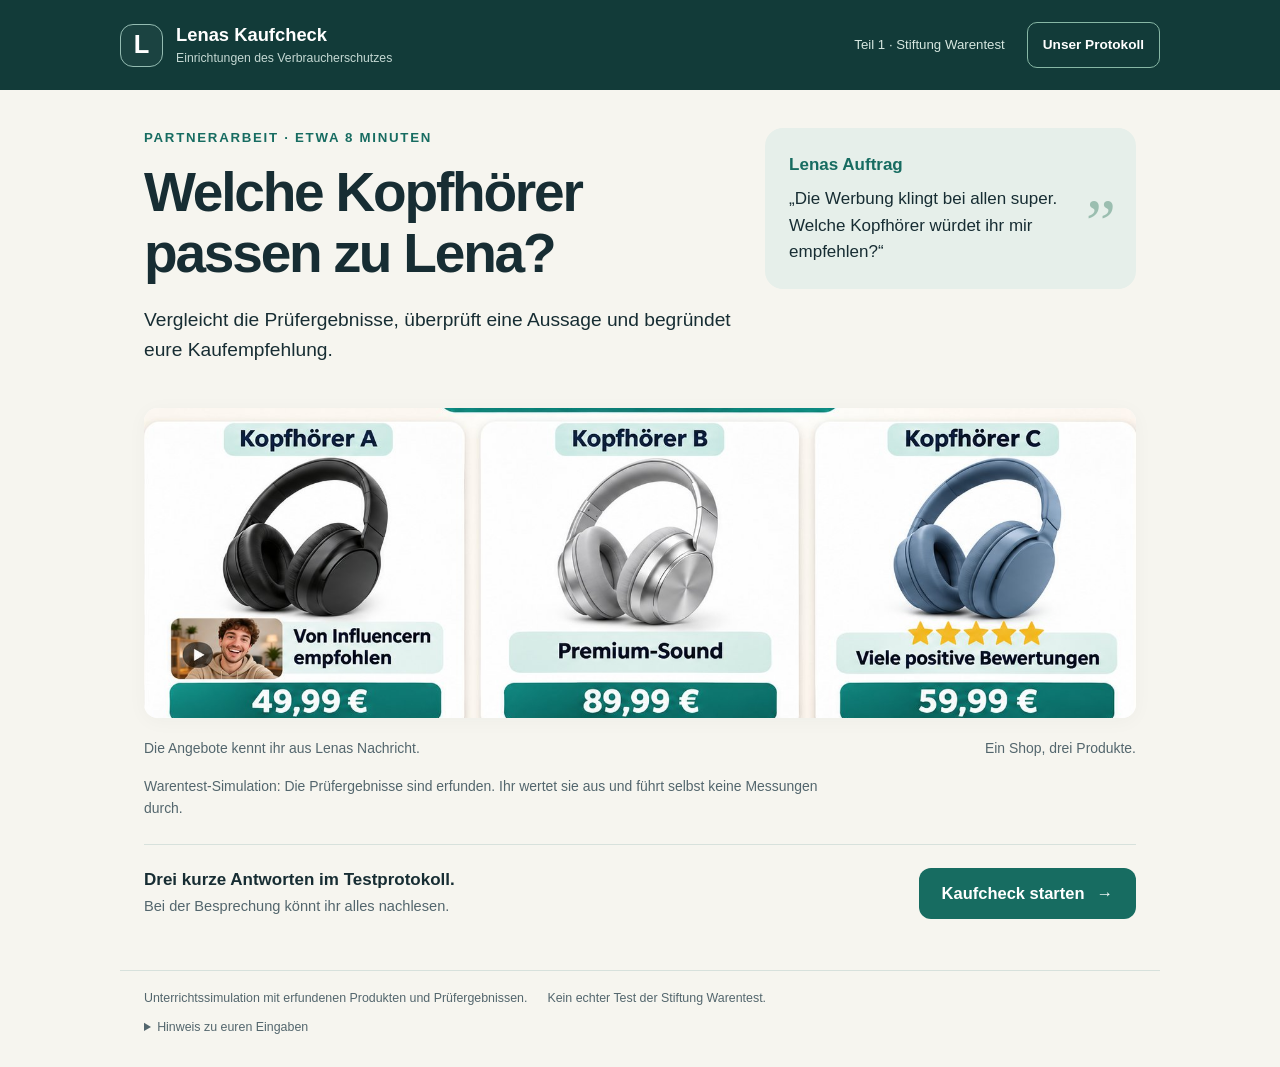
<file: klasse-8/wr/verbraucherschutz/index.html>
<!doctype html>
<html lang="de">
<head>
  <meta charset="utf-8">
  <meta name="viewport" content="width=device-width, initial-scale=1">
  <meta name="theme-color" content="#123b39">
  <title>Lenas Kaufcheck · Verbraucherschutz</title>
  <link rel="stylesheet" href="style.css?v=20261112-operatoren">
  <script src="app.js?v=20261112-operatoren" defer></script>
</head>
<body>
  <a class="skip" href="#main">Zum Inhalt</a>
  <header class="masthead"><a href="#" id="brand" aria-label="Zum Start"><span class="brand-mark" aria-hidden="true">L</span><span>Lenas Kaufcheck<small>Einrichtungen des Verbraucherschutzes</small></span></a><div class="header-actions"><span class="chapter">Teil 1 · Stiftung Warentest</span><button type="button" id="open-protocol">Unser Protokoll</button></div></header>
  <main id="main" tabindex="-1"></main>
  <footer><span>Unterrichtssimulation mit erfundenen Produkten und Prüfergebnissen.</span><span>Kein echter Test der Stiftung Warentest.</span><details><summary>Hinweis zu euren Eingaben</summary><p>Ihr braucht keinen Namen und kein Konto. Eure Antworten werden in diesem Browsertab zwischengespeichert und nicht an die Lehrkraft gesendet. Über „Unser Protokoll“ könnt ihr sie nachlesen, als PDF sichern oder löschen. Für spätere Stunden sichert ihr euer Protokoll als PDF.</p></details></footer>
  <dialog id="protocol-dialog" aria-labelledby="protocol-heading"><div class="dialog-top"><h2 id="protocol-heading">Eure Antworten zum Nachlesen</h2><button type="button" id="close-protocol" aria-label="Protokoll schließen">Schließen</button></div><div id="protocol-content"></div><div class="protocol-toolbar"><button type="button" class="primary" id="print-report">Drucken / als PDF sichern</button><button type="button" class="secondary" id="reset-report">Antworten löschen</button></div></dialog><div id="print-protocol" aria-hidden="true"></div>
<noscript>Bitte aktiviert JavaScript, damit ihr die Aufgaben bearbeiten könnt.</noscript>
</body>
</html>
</file>
<file: klasse-7/bwr/online-banking/style.css>
:root{font-family:Arial,Helvetica,sans-serif;color:#183645;background:#f3f6f7;font-synthesis:none;--navy:#16384a;--teal:#008579;--muted:#61757e;--line:#dce5e8;--paper:#fff}*{box-sizing:border-box}body{margin:0}button,input,select,textarea{font:inherit}button{cursor:pointer}button:disabled{cursor:not-allowed;opacity:.5}a{color:inherit}.top{height:91px;background:white;border-bottom:1px solid var(--line);display:flex;align-items:center;justify-content:space-between;padding:0 max(26px,calc((100vw - 1400px)/2));gap:20px}.brand{display:flex;gap:17px;align-items:center}.brand strong{font-size:39px;letter-spacing:-2px;line-height:1;border-bottom:4px solid var(--teal);padding-bottom:3px}.brand span{font-weight:700;font-size:16px;display:block}.brand small{display:block;font-size:12px;font-weight:400;color:var(--muted);margin-top:5px}.top-right{display:flex;align-items:center;gap:20px;font-size:13px}.avatar{display:inline-grid;place-items:center;width:37px;height:37px;border-radius:50%;background:#e8f3f1;font-size:12px;font-weight:700;color:var(--teal)}.exercise{font-size:11px;font-weight:700;letter-spacing:1px;color:var(--muted)}.text-button{border:0;background:none;color:var(--muted);padding:7px;text-decoration:underline;text-underline-offset:4px}.wrap{max-width:1400px;margin:auto;padding:25px 26px 40px}.journey{display:grid;grid-template-columns:repeat(4,1fr);gap:0;margin-bottom:25px;background:white;border:1px solid var(--line);border-radius:12px;overflow:hidden}.step{background:none;border:0;border-right:1px solid var(--line);text-align:left;display:flex;gap:12px;align-items:center;padding:16px 19px;color:var(--muted);font-size:13px}.step:last-child{border:0}.step.current{background:#e9f5f2;color:var(--navy);box-shadow:inset 0 -3px var(--teal)}.step b{border:1px solid #bfd2d7;border-radius:50%;width:27px;height:27px;flex-shrink:0;display:grid;place-items:center;font-size:12px}.step.current b,.step.done b{background:var(--teal);border-color:var(--teal);color:white}.step span{display:block;font-size:10px;letter-spacing:.6px;margin-bottom:4px;text-transform:uppercase}.grid{display:grid;grid-template-columns:194px minmax(0,1fr) 308px;gap:24px;align-items:start}.side{padding-top:6px;position:sticky;top:20px}.side button{display:flex;align-items:center;gap:12px;width:100%;border:0;background:none;padding:15px 12px;color:var(--muted);border-radius:8px;text-align:left;font-size:14px;margin-bottom:4px}.side button.active{background:#dfeeea;color:#005e56;font-weight:700}.icon{width:21px;height:21px;display:block;flex-shrink:0}.side .mini{font-size:11px;padding:20px 12px;line-height:1.6;color:var(--muted)}h1{font-size:29px;line-height:1.2;letter-spacing:-.7px;margin:0 0 9px}h2{font-size:19px;line-height:1.3;margin:0 0 18px}h3{font-size:14px;margin:0 0 9px}.muted{color:var(--muted);font-size:14px;line-height:1.6;margin:0 0 22px}.panel{background:white;border:1px solid var(--line);border-radius:13px;padding:25px;margin-bottom:20px}.balance{background:var(--navy);color:#fff;position:relative;overflow:hidden;padding:28px}.balance .muted{color:#c0d3dc;margin:0 0 9px;font-size:12px}.balance .amount{font-size:43px;letter-spacing:-1px;margin:14px 0}.account-id{font-size:12px;letter-spacing:1px;color:#b6cdd5}.balance-bottom{display:flex;align-items:center;justify-content:space-between;margin-top:24px;font-size:12px}.balance-bottom .status{color:#c9e8df;display:flex;gap:5px;align-items:center}.balance .bankmark{position:absolute;right:25px;top:25px;font-weight:700;font-size:23px;color:#496c7b;letter-spacing:-1px}.pill{display:inline-block;font-size:11px;line-height:1.5;background:#e8f5f0;color:#08705f;border-radius:5px;padding:4px 8px;font-weight:700}.bad{background:#fcedea;color:#ac433d}.notice{display:flex;gap:14px;align-items:center;border:1px solid #c2ddd5;background:#edf7f3;padding:16px 18px;border-radius:9px;margin-bottom:20px;font-size:13px;line-height:1.5}.notice p{margin:0}.notice button{margin-left:auto;flex-shrink:0}.transaction{display:grid;grid-template-columns:37px 1fr auto;gap:12px;align-items:center;padding:18px 0;border-bottom:1px solid #e8edef}.transaction:last-child{border-bottom:0;padding-bottom:3px}.tx-symbol{width:36px;height:36px;border-radius:9px;background:#f0f4f5;display:grid;place-items:center;color:var(--muted)}.transaction .name{font-size:13px;font-weight:700;margin-bottom:5px}.transaction small{font-size:11px;color:var(--muted);line-height:1.4;display:block}.transaction .value{font-size:15px;font-weight:700;white-space:nowrap}.positive{color:#008471}.table-title{display:flex;justify-content:space-between;align-items:center;gap:10px;margin-bottom:5px}.table-title h2{margin:0}.small-link{color:var(--teal);background:none;border:0;font-size:12px;font-weight:700;padding:7px 0}.task{background:#fff;border:1px solid #d2e1e4;border-top:4px solid var(--teal);border-radius:12px;padding:22px;position:sticky;top:20px}.task .eyebrow{font-size:10px;color:var(--teal);font-weight:700;letter-spacing:1.2px;margin-bottom:13px}.task h2{font-size:20px;margin-bottom:13px}.task p,.task li{font-size:13px;line-height:1.65;color:#4e6670}.task ol{padding-left:19px;margin:0 0 18px}.task li{padding:2px 0}.task .reference{padding-top:14px;border-top:1px solid var(--line);font-size:12px;line-height:1.6;overflow-wrap:anywhere;margin:15px 0}.reference b{display:block;color:var(--navy);margin-top:9px}.task .footnote{font-size:11px;color:var(--muted);padding-top:10px}.task .primary{width:100%;margin-top:10px}.primary,.secondary,.danger{border:0;padding:12px 18px;border-radius:7px;font-size:13px;font-weight:700;display:inline-flex;align-items:center;justify-content:center;gap:8px;min-height:43px}.primary{background:var(--teal);color:white}.primary:hover{background:#006e64}.secondary{background:#edf2f4;color:var(--navy);border:1px solid #dce5e8}.danger{background:#ac423a;color:white}.full{width:100%}.form-row{display:grid;grid-template-columns:1fr 1fr;gap:17px}.field{margin-bottom:18px}.field label{display:block;font-size:12px;font-weight:700;margin-bottom:8px}.field input,.field select,.field textarea{width:100%;border:1px solid #c7d6dc;border-radius:7px;padding:12px 13px;color:var(--navy);background:white;min-height:45px;font-size:15px}.field input:focus,.field select:focus{outline:3px solid #d1ebe5;border-color:var(--teal)}.field small{font-size:11px;line-height:1.5;color:var(--muted);display:block;margin-top:6px}.error{color:#ae3d38;background:#fdf0ee;padding:11px 13px;border-radius:6px;font-size:12px;line-height:1.6;margin-bottom:15px}.error:empty{display:none}.success{color:#06725e;background:#eaf7f1;padding:14px;border-radius:7px;font-size:13px;line-height:1.6;margin-bottom:17px}.actions{display:flex;gap:12px;align-items:center;justify-content:flex-end;padding-top:8px}.detail-row{display:flex;justify-content:space-between;gap:16px;font-size:13px;line-height:1.5;padding:11px 0;border-bottom:1px solid #e8edef}.detail-row span:first-child{color:var(--muted)}.detail-row b{text-align:right}.bankcard{background:linear-gradient(120deg,#173c4d,#285b65);max-width:360px;aspect-ratio:1.7;border-radius:13px;color:white;padding:24px;margin:5px 0 23px;display:flex;flex-direction:column;justify-content:space-between;box-shadow:0 8px 17px #16384a12}.bankcard strong{font-size:27px;letter-spacing:-1px}.bankcard .chip{width:35px;height:27px;border:1px solid #dfd3ae;border-radius:5px;background:#c8bd98}.bankcard small{letter-spacing:1.4px;font-size:12px}.login-layout{display:grid;grid-template-columns:1.1fr 1fr;min-height:650px;max-width:1120px;margin:35px auto 20px;border:1px solid var(--line);border-radius:17px;overflow:hidden;background:white}.login-intro{background:var(--navy);color:white;padding:55px 46px;display:flex;flex-direction:column;justify-content:space-between}.login-intro .kicker{font-size:11px;letter-spacing:1.6px;color:#b0d7d2}.login-intro h1{font-size:44px;letter-spacing:-1.4px;line-height:1.13;margin:24px 0}.login-intro p{font-size:15px;line-height:1.7;color:#c0d3dc}.login-intro .intro-line{height:3px;width:55px;background:#48b7a8;margin-bottom:20px}.login-intro .mini-steps{display:grid;grid-template-columns:1fr 1fr;gap:18px;margin-top:33px}.mini-steps div{font-size:12px;line-height:1.6;color:#c0d3dc}.mini-steps b{display:block;font-size:17px;color:#fff;margin-bottom:5px}.login-form{padding:53px 44px;align-self:center}.login-form h2{font-size:26px;margin-bottom:12px}.login-form .primary{width:100%;margin-top:9px}.login-note{font-size:12px;line-height:1.7;color:var(--muted);border-top:1px solid var(--line);margin-top:24px;padding-top:17px}.footer{max-width:1400px;margin:0 auto 25px;padding:0 26px;display:flex;align-items:center;justify-content:space-between;gap:15px;font-size:11px;color:#75878e}.overlay{position:fixed;inset:0;background:#102e3cd9;z-index:30;display:grid;place-items:center;padding:22px;overflow:auto}.dialog{background:#fff;width:min(900px,100%);border-radius:15px;box-shadow:0 25px 100px #071a2a66;overflow:hidden}.dialog-top{display:flex;justify-content:space-between;align-items:center;padding:20px 27px;border-bottom:1px solid var(--line);font-size:12px;font-weight:700;color:var(--teal)}.close{background:none;border:0;font-size:24px;color:var(--muted);padding:0 3px}.auth-grid{display:grid;grid-template-columns:1fr 300px;gap:28px;padding:30px}.auth-grid h2{font-size:23px}.device{background:#14232c;border:6px solid #293c46;box-shadow:0 0 0 1px #081a24;border-radius:23px;padding:20px 17px 23px;color:white;align-self:start}.device .speaker{width:48px;height:4px;background:#425963;border-radius:10px;margin:0 auto 22px}.device .app-logo{font-size:14px;font-weight:700;padding-bottom:15px;border-bottom:1px solid #38515c}.device .secure{font-size:10px;letter-spacing:1px;color:#79c9b7;margin-bottom:8px}.device h3{font-size:17px;color:#fff;line-height:1.4;margin:16px 0 12px}.device p{font-size:12px;color:#d0dee3;line-height:1.6;overflow-wrap:anywhere}.device .code{font-size:31px;letter-spacing:6px;color:#8ae3ce;font-weight:700;margin:22px 0 12px;font-variant-numeric:tabular-nums}.device .device-hint{font-size:10px;line-height:1.5;color:#a8c1ca}.device .secondary{background:#293e49;border-color:#415b69;color:#d1e9ed;font-size:11px;padding:7px 10px;min-height:32px}.otp{font-size:23px!important;letter-spacing:7px;max-width:250px}.completion{padding:30px;background:#eaf6f2;border:1px solid #c5e1d8;border-radius:12px;margin-bottom:22px}.completion h1{font-size:27px}.completion p{font-size:14px;line-height:1.6;color:#40665c}.checklist{padding:0;list-style:none}.checklist li{display:flex;align-items:center;gap:11px;font-size:14px;margin:18px 0}.checkmark{background:#d8f0e5;color:#00836c;border-radius:50%;width:25px;height:25px;display:inline-grid;place-items:center;font-weight:700}.sr-only{position:absolute;clip:rect(0,0,0,0);width:1px;height:1px;overflow:hidden}.mini-title{font-size:10px;color:var(--muted);font-weight:700;letter-spacing:1px;text-transform:uppercase;margin-bottom:13px}.task-toggle{display:none}button:focus-visible{outline:3px solid #77cbbc;outline-offset:3px}.amount-note{font-size:11px;line-height:1.7;color:var(--muted);margin-top:14px}
@media(min-width:1500px){.grid{grid-template-columns:205px minmax(0,1fr) 330px}}
@media(max-width:1120px){.grid{grid-template-columns:157px minmax(0,1fr) 270px;gap:15px}.task{padding:17px}.wrap{padding:20px 18px}.side button{padding:13px 8px;font-size:12px}.panel{padding:20px}.brand small{display:none}.top{padding:0 24px}.step{padding:15px 12px;font-size:12px}}
@media(max-width:880px){.grid{grid-template-columns:145px minmax(0,1fr)}.task{position:static;grid-column:2;grid-row:1}.main{grid-column:2}.side{grid-row:1 / span 2}.task .reference{display:block}.task ol{margin-bottom:6px}.journey{margin-bottom:20px}.step{display:block;text-align:center}.step b{margin:0 auto 8px}.step span{display:none}.login-layout{margin:15px auto;min-height:0}.login-intro{padding:35px 25px}.login-form{padding:32px 25px}.login-intro h1{font-size:34px}}
@media(max-width:600px){.top{height:75px;padding:0 17px}.brand{gap:12px}.brand strong{font-size:31px}.brand span{font-size:12px}.top-right .user,.exercise{display:none}.wrap{padding:15px 13px 25px}.journey{border-radius:8px;gap:0}.step{padding:12px 5px;font-size:10px}.step b{width:24px;height:24px}.grid{display:flex;flex-direction:column;gap:0}.side{position:static;display:flex;gap:3px;width:100%;overflow-x:auto;margin-bottom:14px;padding:0}.side button{width:auto;flex:1;display:flex;flex-direction:column;gap:6px;padding:10px 8px;font-size:10px;white-space:nowrap}.side .mini{display:none}.side .icon{width:19px;height:19px}.main,.task{width:100%}.task{order:0;margin-bottom:18px}.side{order:1}.main{order:2}.task h2{font-size:18px}.task p{margin:8px 0}.task .footnote{display:none}.panel{padding:20px 18px;border-radius:10px}.balance .amount{font-size:39px}.account-id{font-size:10px}.notice{display:block}.notice button{margin-top:12px}.form-row{grid-template-columns:1fr;gap:0}h1{font-size:25px}.transaction{grid-template-columns:30px 1fr auto;gap:8px}.transaction .name{font-size:12px}.transaction .value{font-size:13px}.tx-symbol{width:29px;height:29px}.transaction small{font-size:10px}.footer{font-size:10px;align-items:flex-start;padding:0 17px}.footer span{max-width:75%;line-height:1.5}.login-layout{display:flex;flex-direction:column;border-radius:11px;margin:5px auto}.login-intro{padding:29px}.login-intro h1{font-size:33px;margin:17px 0}.login-intro .mini-steps{display:none}.login-intro .intro-line{display:none}.login-intro p{font-size:13px;margin-bottom:0}.login-form{padding:28px}.login-note{font-size:11px}.auth-grid{grid-template-columns:1fr;padding:23px;gap:20px}.device{max-width:100%;border-radius:16px;padding:15px}.device .speaker{display:none}.device .code{margin:12px 0;font-size:29px}.device h3{font-size:15px;margin:12px 0 8px}.device p{margin:7px 0}.dialog-top{padding:15px 22px}.overlay{padding:12px;display:block}.dialog{margin:auto}.auth-grid .device{grid-row:1}.actions{flex-wrap:wrap}.completion{padding:23px}.detail-row{font-size:12px}}

.step:disabled{opacity:1;cursor:default}
@media(max-width:880px){.task-toggle{display:inline-flex;margin-top:0;font-size:12px;min-height:36px;padding:8px 13px}.task-body{display:none}.task.open .task-body{display:block;padding-top:12px}.task h2{margin-bottom:10px}.task .eyebrow{margin-bottom:9px}}
.bankwissen{background:#f5f9f8;border:1px solid #d2e3dc;border-radius:10px;padding:17px 19px;margin-bottom:21px;font-size:13px;line-height:1.75}.bankwissen summary{font-weight:700;color:#0b6b60;cursor:pointer}.bankwissen h3{font-size:16px;margin:15px 0 9px}.bankwissen p{margin:9px 0;color:#3b5761}.meal-example{background:#fff9e9;border-left:3px solid #d5ad47;padding:13px 15px;margin:15px 0}.station-note{background:#fff8e9;border:1px dashed #d3ad55;border-radius:9px;padding:14px;margin:18px 0}.station-note b{color:#94701c;font-size:13px}.station-note.horse{background:#edf6ed;border-color:#8caf8f}.station-note.horse b{color:#47734c}.station-note p{margin:6px 0 0}.message-card{border-left:3px solid #72ac9d;background:#edf6f2;padding:14px;margin:14px 0}.message-card span{font-size:9px;letter-spacing:1px;font-weight:700;color:#4a7268}.message-card p{margin-bottom:0}.update-bar{display:flex;justify-content:space-between;gap:12px;align-items:center;margin-bottom:15px}.update-bar span{font-size:11px;color:var(--muted)}.update-bar .secondary{font-size:11px;padding:9px 11px;min-height:36px}.update-bar .icon{width:16px;height:16px}.clipboard-notice{position:fixed;bottom:24px;left:50%;transform:translateX(-50%);max-width:calc(100vw - 30px);width:440px;background:#16384a;color:white;padding:15px 20px;border-radius:10px;box-shadow:0 8px 32px #16384a30;z-index:70;font-size:13px;line-height:1.5}.account-id,.transaction,.device .code{-webkit-user-select:none;user-select:none}.journey .step{cursor:default}
@media(max-width:600px){.update-bar{display:block}.update-bar span{display:block;margin-bottom:9px}.journey .step{font-size:9px;line-height:1.45}.bankwissen{padding:14px}.station-note{margin:13px 0}}

.auth-basics{padding-top:22px;border-top:1px solid #426270;margin-top:30px}.auth-basics h3{font-size:15px;color:#fff;margin:0 0 17px;line-height:1.5}.auth-basics dl{margin:0}.auth-basics dt{font-size:12px;font-weight:700;color:#8bd8c8;margin:14px 0 5px;line-height:1.6}.auth-basics dd{margin:0;font-size:12px;color:#d0e0e5;line-height:1.7}.auth-basics p{font-size:11px;color:#a9c8d1;margin:15px 0 0}.tan-explanation{background:#edf6f3;border-left:3px solid #008579;padding:12px 14px;margin-bottom:18px;font-size:12px;line-height:1.7;color:#315c55}.tan-explanation b{display:block}.login-intro .auth-basics{flex-shrink:0}
@media(max-width:600px){.auth-basics{margin-top:24px;padding-top:17px}.auth-basics h3{font-size:14px}.auth-basics dd{font-size:12px}}
</file>
<file: klasse-8/wr/verbraucherschutz/style.css>
:root{font-family:-apple-system,BlinkMacSystemFont,"Segoe UI",Arial,sans-serif;color:#172d33;background:#f6f5ef;font-size:17px;line-height:1.55;--green:#176c61;--dark:#123b39;--muted:#53666d;--line:#d7e1dc;--soft:#e6efea;--orange:#a44b16}
*{box-sizing:border-box}body{margin:0}button,input,textarea{font:inherit}button,a,input,textarea{-webkit-tap-highlight-color:transparent}button{cursor:pointer}button:disabled{cursor:default;opacity:.48}a{color:var(--green)}button:focus-visible,a:focus-visible,input:focus-visible,textarea:focus-visible,summary:focus-visible{outline:3px solid #cc721c;outline-offset:4px}button{touch-action:manipulation}h1,h2,h3,p{margin-top:0}h1{font-size:clamp(2rem,4.3vw,3.3rem);line-height:1.12;letter-spacing:-.04em;margin-bottom:20px}h2{font-size:1.5rem;line-height:1.25;letter-spacing:-.025em}h3{font-size:1.08rem;line-height:1.35}p{margin-bottom:15px}.skip{position:absolute;left:16px;top:-100px;background:white;padding:10px;z-index:5}.skip:focus{top:10px}
.masthead{padding:22px max(24px,calc((100% - 1040px)/2));display:flex;justify-content:space-between;align-items:center;gap:20px;background:var(--dark);color:#fff}.masthead>a{display:flex;gap:13px;align-items:center;color:inherit;text-decoration:none;font-weight:750;font-size:1.08rem;line-height:1.3}.brand-mark{display:grid;place-items:center;border:1px solid #94bcb2;width:43px;height:43px;font-size:1.5rem;border-radius:13px;background:#ffffff0a}.masthead small{display:block;color:#c4d8d3;font-size:.72rem;font-weight:400;margin-top:4px}.chapter{font-size:.78rem;color:#d6e7e0;text-align:right;max-width:170px}
main{max-width:1040px;min-height:580px;margin:auto;padding:38px 24px 50px}main:focus{outline:none}.eyebrow{color:var(--green);font-size:.78rem;text-transform:uppercase;font-weight:750;letter-spacing:.13em;margin-bottom:13px}.lead{font-size:1.13rem;max-width:760px}.muted,.hint{color:var(--muted)}.hint{font-size:.86rem}.intro-grid{display:grid;grid-template-columns:1.35fr .85fr;gap:32px;align-items:start}.story{background:var(--soft);padding:24px;border-radius:18px;position:relative}.story:before{content:'„';position:absolute;top:5px;right:20px;font-family:Georgia,serif;font-size:4rem;color:#9bbeb0}.story b{display:block;margin-bottom:8px;color:var(--green)}.story p{margin-bottom:0}.photo{width:100%;aspect-ratio:3.2;position:relative;overflow:hidden;border-radius:14px;background:#fff;margin:29px 0 20px;box-shadow:0 3px 20px #123b3909}.photo img{position:absolute;width:106%;max-width:none;left:-3%;top:-65%;height:auto}.caption{display:flex;gap:20px;justify-content:space-between;font-size:.82rem;color:var(--muted)}.intro-bottom{border-top:1px solid var(--line);margin-top:25px;padding-top:22px;display:flex;justify-content:space-between;align-items:center;gap:20px}.intro-bottom p{margin:0}
.primary,.secondary{border:0;border-radius:12px;min-height:50px;padding:13px 23px;font-size:.97rem;font-weight:650;display:inline-flex;justify-content:center;align-items:center;gap:12px;text-decoration:none}.primary{background:var(--green);color:#fff}.primary:not(:disabled):hover{background:#105347}.secondary{background:transparent;color:var(--green);border:1px solid #b5c9c0}.secondary:hover{background:var(--soft)}.text-button{border:0;background:none;color:var(--green);font-weight:600;padding:13px 0;min-height:48px}.button-row{display:flex;justify-content:space-between;align-items:center;gap:20px;border-top:1px solid var(--line);padding-top:24px;margin-top:32px}.button-row .right{text-align:right}.button-row .right .hint{display:block;font-size:.78rem;max-width:430px;margin-bottom:8px}.progress{display:flex;gap:8px;padding:0;margin:0 0 35px;list-style:none}.progress li{flex:1;border-top:4px solid #d7e1dc;padding-top:10px;color:var(--muted);font-size:.8rem;line-height:1.35}.progress li.active{border-color:var(--green);font-weight:750;color:var(--green)}.progress li.done{border-color:#81aa95}.progress .n{display:block;font-size:.72rem;margin-bottom:2px}.work-order{max-width:840px;margin-bottom:25px}.choices{display:grid;grid-template-columns:repeat(3,1fr);gap:16px;margin:25px 0}.choice{background:#fff;border:2px solid #d7e1dc;border-radius:15px;display:flex;flex-direction:column;align-items:flex-start;padding:22px;text-align:left;color:inherit;min-height:125px}.choice[aria-pressed="true"]{border-color:var(--green);background:#eaf4ee;box-shadow:inset 0 0 0 1px var(--green)}.choice strong{font-size:1.04rem;margin-bottom:6px}.choice .hint{font-size:.83rem}.number{display:inline-grid;place-items:center;width:30px;height:30px;margin-right:6px;border-radius:50%;background:var(--soft);font-size:.8rem;font-weight:700;color:var(--green)}.field-label{display:block;font-weight:650;margin-bottom:10px}.field-wrap{margin-top:24px}textarea{display:block;width:100%;min-height:110px;background:#fff;border:1px solid #b9cbc3;border-radius:12px;padding:15px;color:inherit;resize:vertical;line-height:1.5}.field-help{display:block;color:var(--muted);font-size:.8rem;margin-top:7px}.principle{padding:17px 22px;border-left:3px solid var(--green);background:#eaf0ea;font-size:.94rem;margin-top:24px}.principle p:last-child{margin-bottom:0}.test-stations{margin-top:24px}.station{border:1px solid var(--line);border-radius:15px;background:white;margin:16px 0;overflow:hidden}.station-head{padding:20px 22px;width:100%;border:0;color:inherit;display:flex;gap:14px;align-items:center;justify-content:space-between;background:white;text-align:left;min-height:78px}.station-head strong{font-size:1.15rem}.station-head .hint{display:block;font-size:.82rem;margin-top:4px}.station-head .state{flex-shrink:0;font-size:.83rem;color:var(--green);font-weight:650}.station[open] .station-head{background:#eff5ef}.station-body{padding:22px}.station-body .method{max-width:780px;color:var(--muted);font-size:.87rem;margin-bottom:20px}.result-grid{display:grid;grid-template-columns:repeat(3,1fr);gap:20px}.result-label{display:block;font-size:.85rem;color:var(--muted)}.result-value{display:block;font-size:1.9rem;letter-spacing:-.04em;font-weight:720;color:var(--dark)}.result-unit{font-size:.83rem;color:var(--muted)}.result-bar{height:7px;background:#e6ece7;margin:10px 0 5px;border-radius:10px;overflow:hidden}.result-bar>span{height:100%;display:block;background:#77a98a;border-radius:10px}.table-wrap{overflow-x:auto;margin:25px 0;border:1px solid var(--line);border-radius:13px;background:#fff}table{width:100%;border-collapse:collapse;min-width:490px;text-align:left;font-size:.91rem}th,td{padding:14px 17px;border-bottom:1px solid #e1e8e1}tr:last-child td,tr:last-child th{border-bottom:0}thead th{background:#e7efe8;color:var(--dark)}tbody th{font-weight:500;color:var(--muted)}.table-note{font-size:.78rem;color:var(--muted);margin-top:-12px}.price-row{border-top:2px solid #c7d7cc}.info-reading{background:#fff;border:1px solid var(--line);padding:26px;border-radius:16px;margin:24px 0;max-width:850px}.info-reading p{line-height:1.75}.info-reading p:last-of-type{margin-bottom:0}.source{font-size:.74rem;display:block;margin-top:18px;color:var(--muted)}.source a{color:var(--muted)}.waiting{margin:25px 0;background:var(--dark);color:#fff;padding:32px;border-radius:17px}.waiting h2{font-size:1.65rem}.waiting p{color:#deebe5;max-width:750px;margin:0}.summary{margin:25px 0;background:white;border:1px solid var(--line);border-radius:15px;padding:24px}.summary blockquote{margin:10px 0 0;border-left:3px solid #97baa5;padding-left:18px;white-space:pre-wrap}.bonus{margin:26px 0;border:1px solid #bdcdbd;border-radius:15px;background:#eef2e8}.bonus>summary{padding:21px 24px;cursor:pointer;font-weight:750;color:#38533d;font-size:1.03rem;min-height:64px}.bonus-body{padding:0 24px 24px}.scenario{padding:18px 0;border-top:1px solid #cdd7c8}.scenario p{margin-bottom:10px}.scenario h3{margin-bottom:8px}.scenario textarea{min-height:85px}.bonus .hint{font-size:.85rem}.finish-caption{font-size:.8rem;color:var(--muted);margin-top:12px}footer{max-width:1040px;margin:auto;padding:0 24px 30px;border-top:1px solid var(--line);font-size:.73rem;color:var(--muted);padding-top:18px;display:flex;flex-wrap:wrap;gap:5px 20px}footer details{flex-basis:100%;margin-top:5px}footer summary{cursor:pointer}footer p{margin:8px 0;max-width:710px}.inline-note{font-size:.82rem;max-width:690px;color:var(--muted);margin:16px 0}.status-text{font-size:.82rem;color:var(--green);margin-bottom:15px;min-height:24px}
@media(max-width:760px){.masthead{padding:16px 20px}.chapter{font-size:.68rem;max-width:120px}.masthead small{max-width:195px;font-size:.67rem}main{padding-top:26px}.intro-grid{grid-template-columns:1fr;gap:12px}.story{padding:19px;font-size:.95rem}.choices{gap:10px}.choice{padding:16px 12px;min-height:135px}.choice strong{font-size:.91rem}.choice .hint{font-size:.75rem}.progress li{font-size:.73rem}.station-head{padding:17px}.station-body{padding:17px}.result-grid{gap:12px}.result-value{font-size:1.6rem}.caption{font-size:.72rem;gap:12px}.photo{margin-top:20px}.waiting{padding:25px}.info-reading{padding:22px}.intro-bottom{align-items:flex-start}.intro-bottom .primary{flex-shrink:0}.button-row{gap:10px}h1{font-size:2.2rem}.lead{font-size:1.03rem}}
@media(max-width:440px){.choices{grid-template-columns:1fr}.choice{min-height:85px}.chapter{display:none}.intro-bottom{flex-direction:column}.intro-bottom .primary{width:100%}.button-row{align-items:flex-end}.button-row .primary,.button-row .secondary{padding:12px 16px}.result-value{font-size:1.4rem}.progress .n{font-size:.65rem}.progress li{font-size:.64rem}.table-wrap{margin-left:-8px;margin-right:-8px}.caption{flex-direction:column;gap:3px}.photo{border-radius:8px}}
@media(prefers-reduced-motion:no-preference){main>*{animation:enter .22s ease-out}@keyframes enter{from{opacity:.25;transform:translateY(4px)}to{opacity:1;transform:none}}}

.oral-questions{max-width:850px;margin:25px 0}.oral-questions p{padding:16px 0;border-bottom:1px solid var(--line)}.discussion-check{display:flex;align-items:flex-start;gap:13px;max-width:850px;padding:19px;border:1px solid #b9cbc3;border-radius:12px;background:#eaf0e8;cursor:pointer}.discussion-check input{width:24px;height:24px;flex-shrink:0;margin:1px 0 0;accent-color:var(--green)}
.header-actions{display:flex;align-items:center;gap:22px}.header-actions button{border:1px solid #87b7a5;border-radius:10px;background:transparent;color:#fff;padding:10px 15px;min-height:46px;font-size:.8rem;font-weight:650}.header-actions button:hover{background:#ffffff15}.claim{margin:25px 0;padding:24px;border:1px solid var(--line);border-radius:15px;background:#fff}.claim blockquote{margin:12px 0 20px;font-size:1.17rem;font-weight:650;max-width:760px}.verdict-choices{display:flex;gap:12px;flex-wrap:wrap}.verdict-choices button[aria-pressed="true"]{background:var(--green);color:#fff;border-color:var(--green)}.protocol{background:#fff;border:1px solid var(--line);border-radius:15px;padding:26px;margin:25px 0}.protocol section{border-top:1px solid var(--line);margin-top:24px;padding-top:20px}.protocol-title{font-size:1.17rem;color:var(--green);margin-bottom:20px}.protocol-answer{margin:19px 0}.protocol-answer h3{font-size:.9rem;font-weight:650;margin-bottom:8px}.protocol-answer p{white-space:pre-wrap;overflow-wrap:anywhere;margin-bottom:0;font-size:.98rem}.protocol-toolbar{display:flex;gap:14px;align-items:center;flex-wrap:wrap;margin:23px 0 16px}.protocol-toolbar .secondary{font-size:.85rem}dialog{width:min(960px,calc(100% - 28px));max-height:90vh;max-height:90dvh;overflow:auto;padding:25px;border:1px solid var(--line);border-radius:18px;color:inherit;background:#f6f5ef}dialog::backdrop{background:#081c24ac}.dialog-top{display:flex;justify-content:space-between;gap:16px;align-items:center}.dialog-top h2{margin:0;font-size:1.25rem}.dialog-top button{border:1px solid #b5c9c0;background:white;color:var(--green);min-height:44px;border-radius:10px;padding:9px 14px}#print-protocol{display:none}
@media(max-width:760px){.masthead{flex-wrap:wrap}.header-actions{gap:15px;justify-content:space-between;width:100%}.header-actions .chapter{text-align:left;max-width:none}.header-actions button{margin-left:auto}.claim,.protocol{padding:20px}.protocol-toolbar .primary{font-size:.84rem}.dialog-top h2{font-size:1.05rem}dialog{padding:17px}}
@media print{@page{size:A4;margin:14mm}html,body{background:#fff;color:#000;font-family:Arial,sans-serif;font-size:11pt;line-height:1.4}body>:not(#print-protocol){display:none!important}#print-protocol{display:block!important}.protocol{border:0;border-radius:0;padding:0;margin:0}.protocol section{break-inside:avoid;margin-top:15pt;padding-top:12pt}.protocol h2{font-size:19pt}.protocol-title{font-size:13pt;color:#000}.protocol-answer{margin:10pt 0}.protocol-answer h3{font-size:10pt}.protocol-answer p{font-size:11pt}.protocol .hint{font-size:9pt;color:#333}.table-wrap{overflow:visible;border:1px solid #aaa}table{min-width:0;font-size:9pt}th,td{padding:6pt;border-color:#bbb}thead th{background:#eee;color:#000}.table-note{font-size:8pt;color:#333}}

/* Zweiter Lernabschnitt: Verbraucherzentralen */
.lena-message{background:#e5f0ed;border-left:5px solid #276458;border-radius:16px;padding:24px 30px;margin:26px 0;max-width:920px}.lena-message p{font-size:1.25rem;line-height:1.65;margin-bottom:0}.message-contact{font-weight:750;color:#235147}.role-grid{display:grid;grid-template-columns:repeat(3,minmax(0,1fr));gap:22px}.role-grid section{border-top:3px solid #58917d;padding-top:10px}.role-grid h3{font-size:1.08rem;line-height:1.4}.case-card{padding:20px 24px;border:1px solid #cddbd5;border-radius:14px;background:#fff;margin:14px 0}.case-card h3{margin-top:0}.case-card label{display:block;font-weight:700;margin:15px 0 8px}.case-card select{width:100%;min-height:48px;border:1px solid #8fa99d;border-radius:8px;background:white;padding:10px;font:inherit;color:#183b35}.case-card select:focus{outline:3px solid #d8ad52;outline-offset:2px}@media(max-width:850px){.role-grid{grid-template-columns:1fr;gap:8px}.lena-message{padding:20px}.lena-message p{font-size:1.12rem}}

/* Zuordnen durch Antippen oder Ziehen */
.tile-bank{display:flex;flex-wrap:wrap;gap:12px;padding:18px;background:#e8efeb;border:1px solid #c7d7ce;border-radius:14px;min-height:84px;margin:18px 0 24px}.match-tile{font:inherit;font-weight:750;color:#123b39;background:white;border:2px solid #739b8b;border-radius:12px;padding:14px 20px;min-height:52px;cursor:grab;touch-action:manipulation}.match-tile[aria-pressed="true"]{border-color:#93610b;background:#fff0bf;box-shadow:0 0 0 3px #e6c976}.match-instruction{font-size:1rem;color:#43594f;line-height:1.6}.match-status{min-height:26px;font-weight:650;color:#315c4d}.match-grid,.tool-info-grid{display:grid;grid-template-columns:repeat(3,minmax(0,1fr));gap:18px}.match-target,.tool-info{border:1px solid #cadbd2;border-radius:16px;padding:22px;background:#fff}.match-target h3{margin-top:0}.match-target p{line-height:1.6}.match-target{display:flex;flex-direction:column}.drop-slot{margin-top:auto;min-height:90px;width:100%;font:inherit;font-weight:700;padding:16px;border:2px dashed #87a797;border-radius:12px;background:#f3f7f4;color:#425e52;touch-action:manipulation}.drop-slot.filled,.word-gap.filled{background:#dcebe3;border-style:solid;color:#193c32}.tile-return{align-self:flex-start;border:0;background:transparent;color:#315b4c;font:inherit;text-decoration:underline;min-height:44px;cursor:pointer}.tool-tag{text-transform:uppercase;letter-spacing:.05em;font-size:.72rem;font-weight:800;color:#487261}.tool-info h2{font-size:1.3rem}.tool-info p{line-height:1.65}.gap-text{background:white;border:1px solid #cadbd2;border-radius:16px;padding:30px;font-size:1.3rem;line-height:2.9;margin-bottom:26px}.word-gap{display:inline-block;min-width:146px;min-height:48px;border:2px dashed #739b8b;border-radius:9px;background:#f1f6f2;color:#315348;font:inherit;font-weight:700;padding:4px 12px;touch-action:manipulation}.gap-return{border:0;background:transparent;color:#315348;font:inherit;min-width:44px;min-height:44px;cursor:pointer}.match-tile:focus-visible,.drop-slot:focus-visible,.word-gap:focus-visible,.tile-return:focus-visible,.gap-return:focus-visible{outline:3px solid #d5a940;outline-offset:3px}@media(max-width:1000px){.match-grid,.tool-info-grid{grid-template-columns:1fr}.drop-slot{min-height:64px}.gap-text{padding:20px;font-size:1.15rem;line-height:3.1}.match-target{padding:18px}}
</file>
